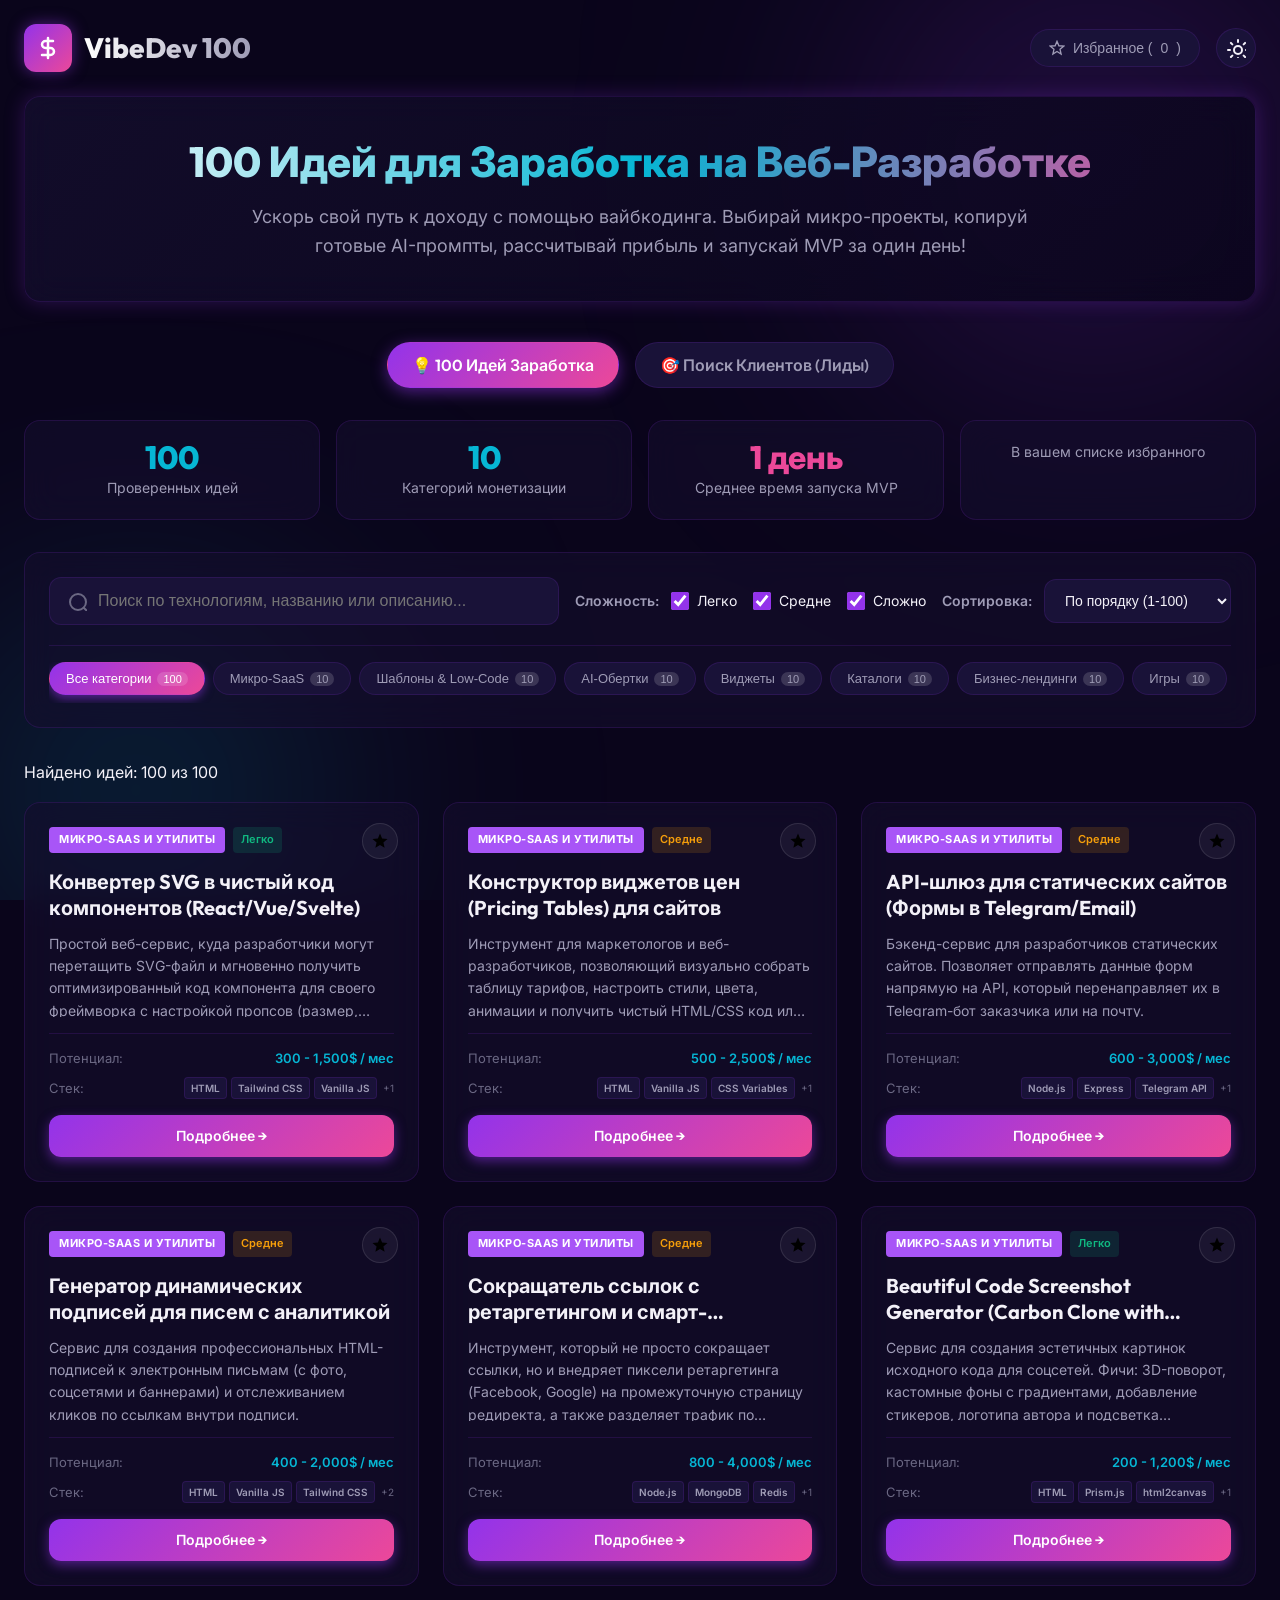
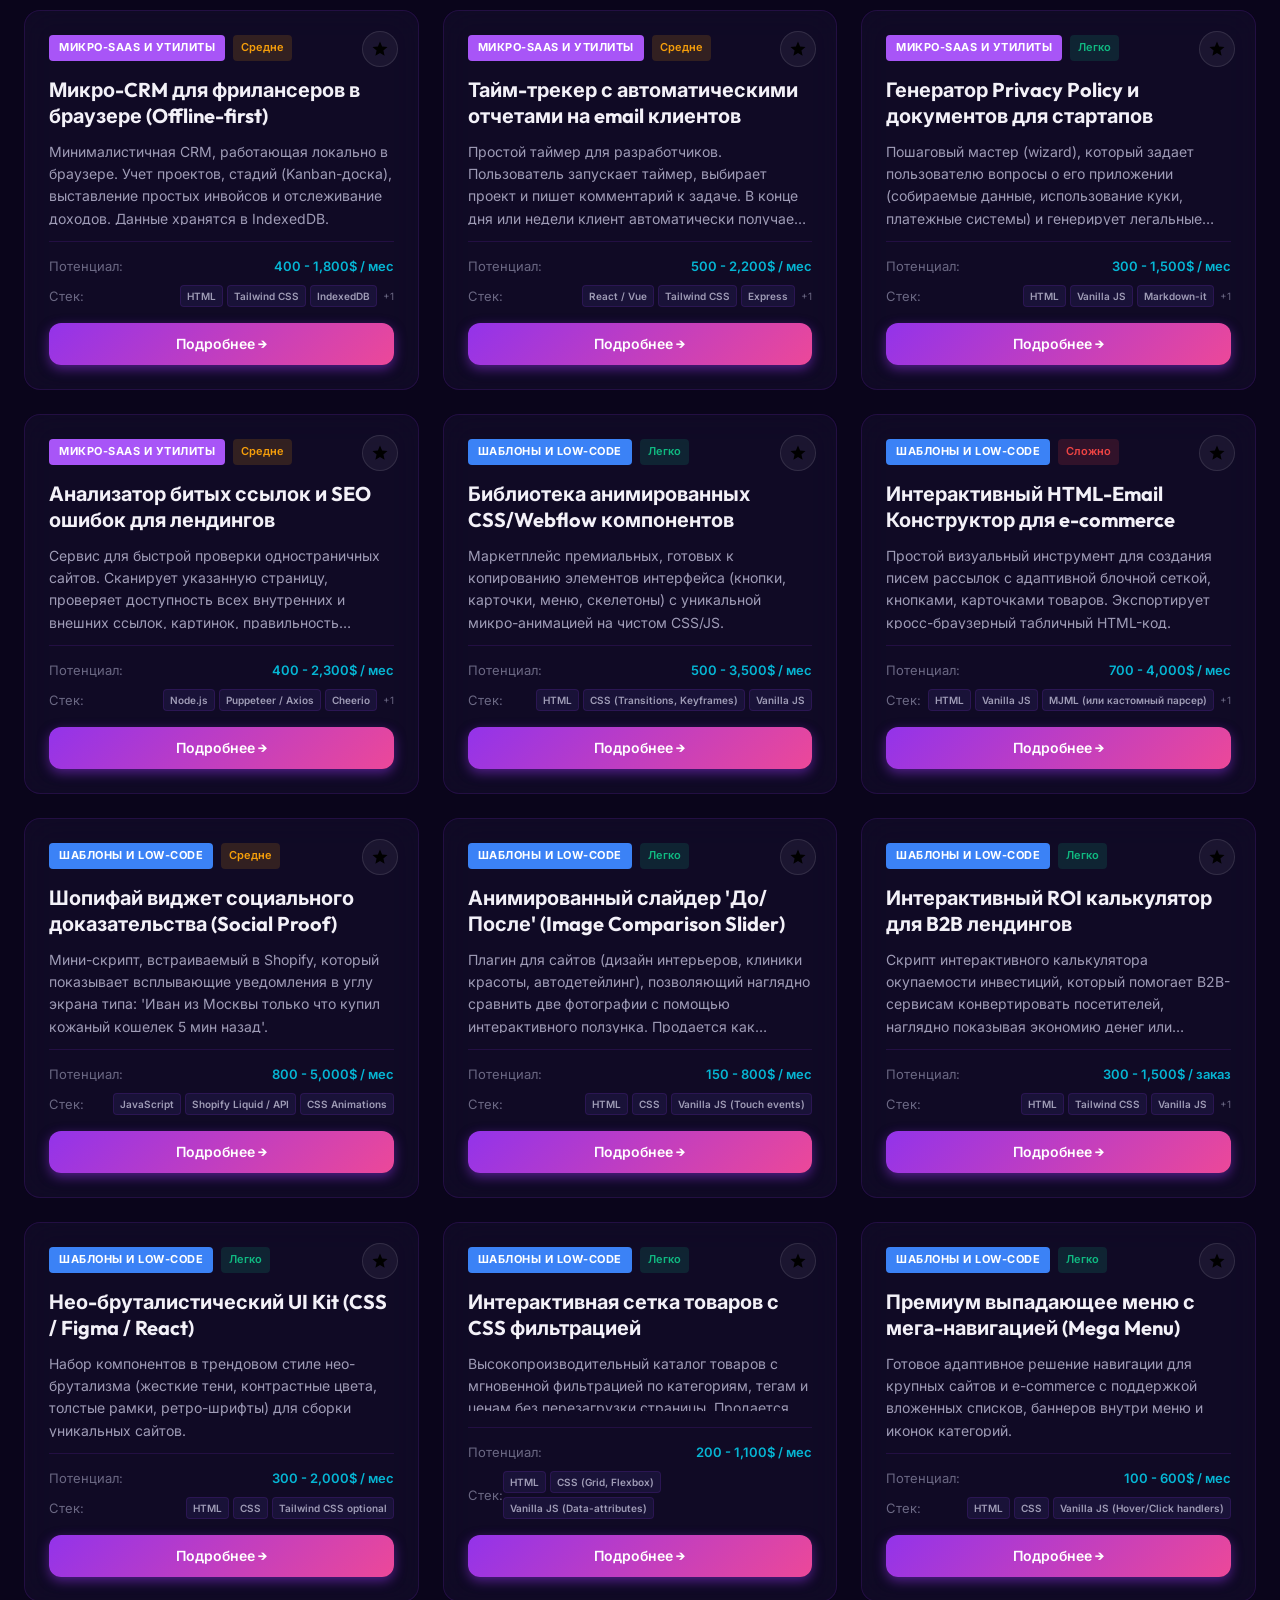
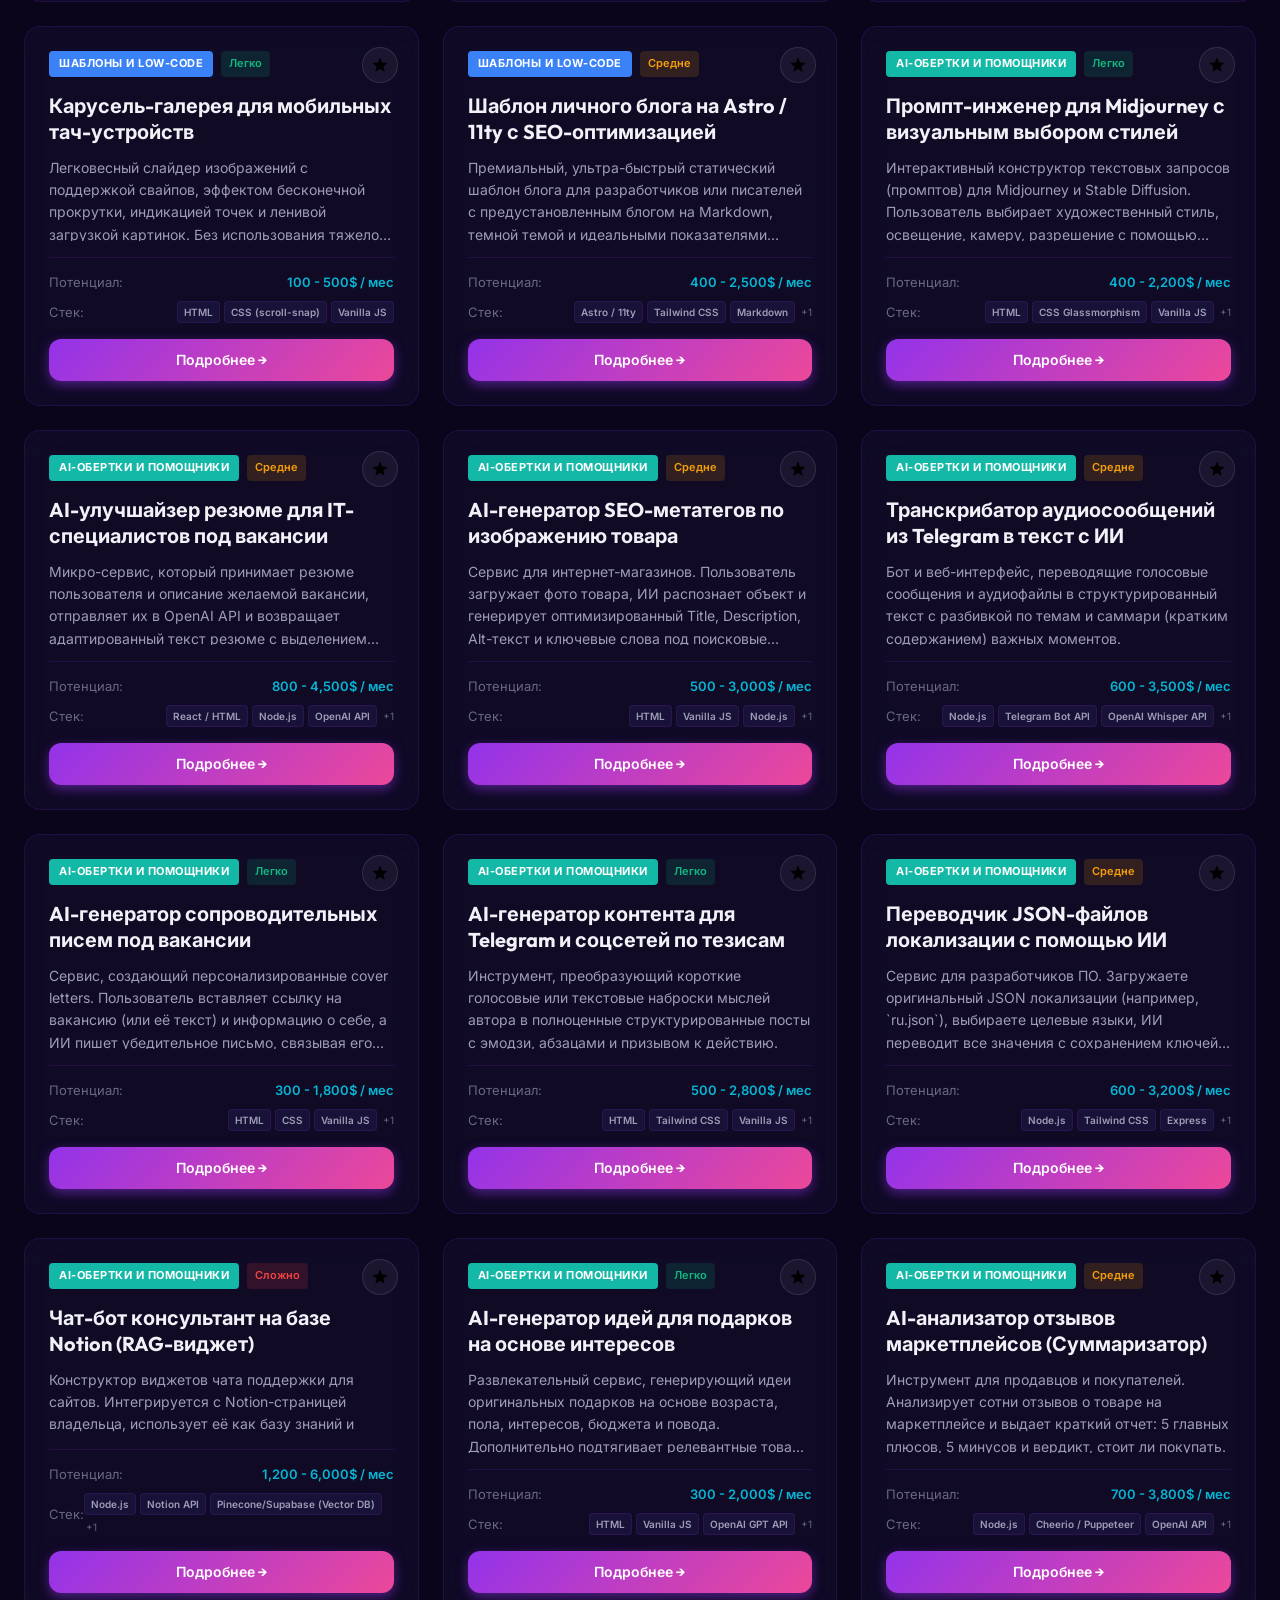
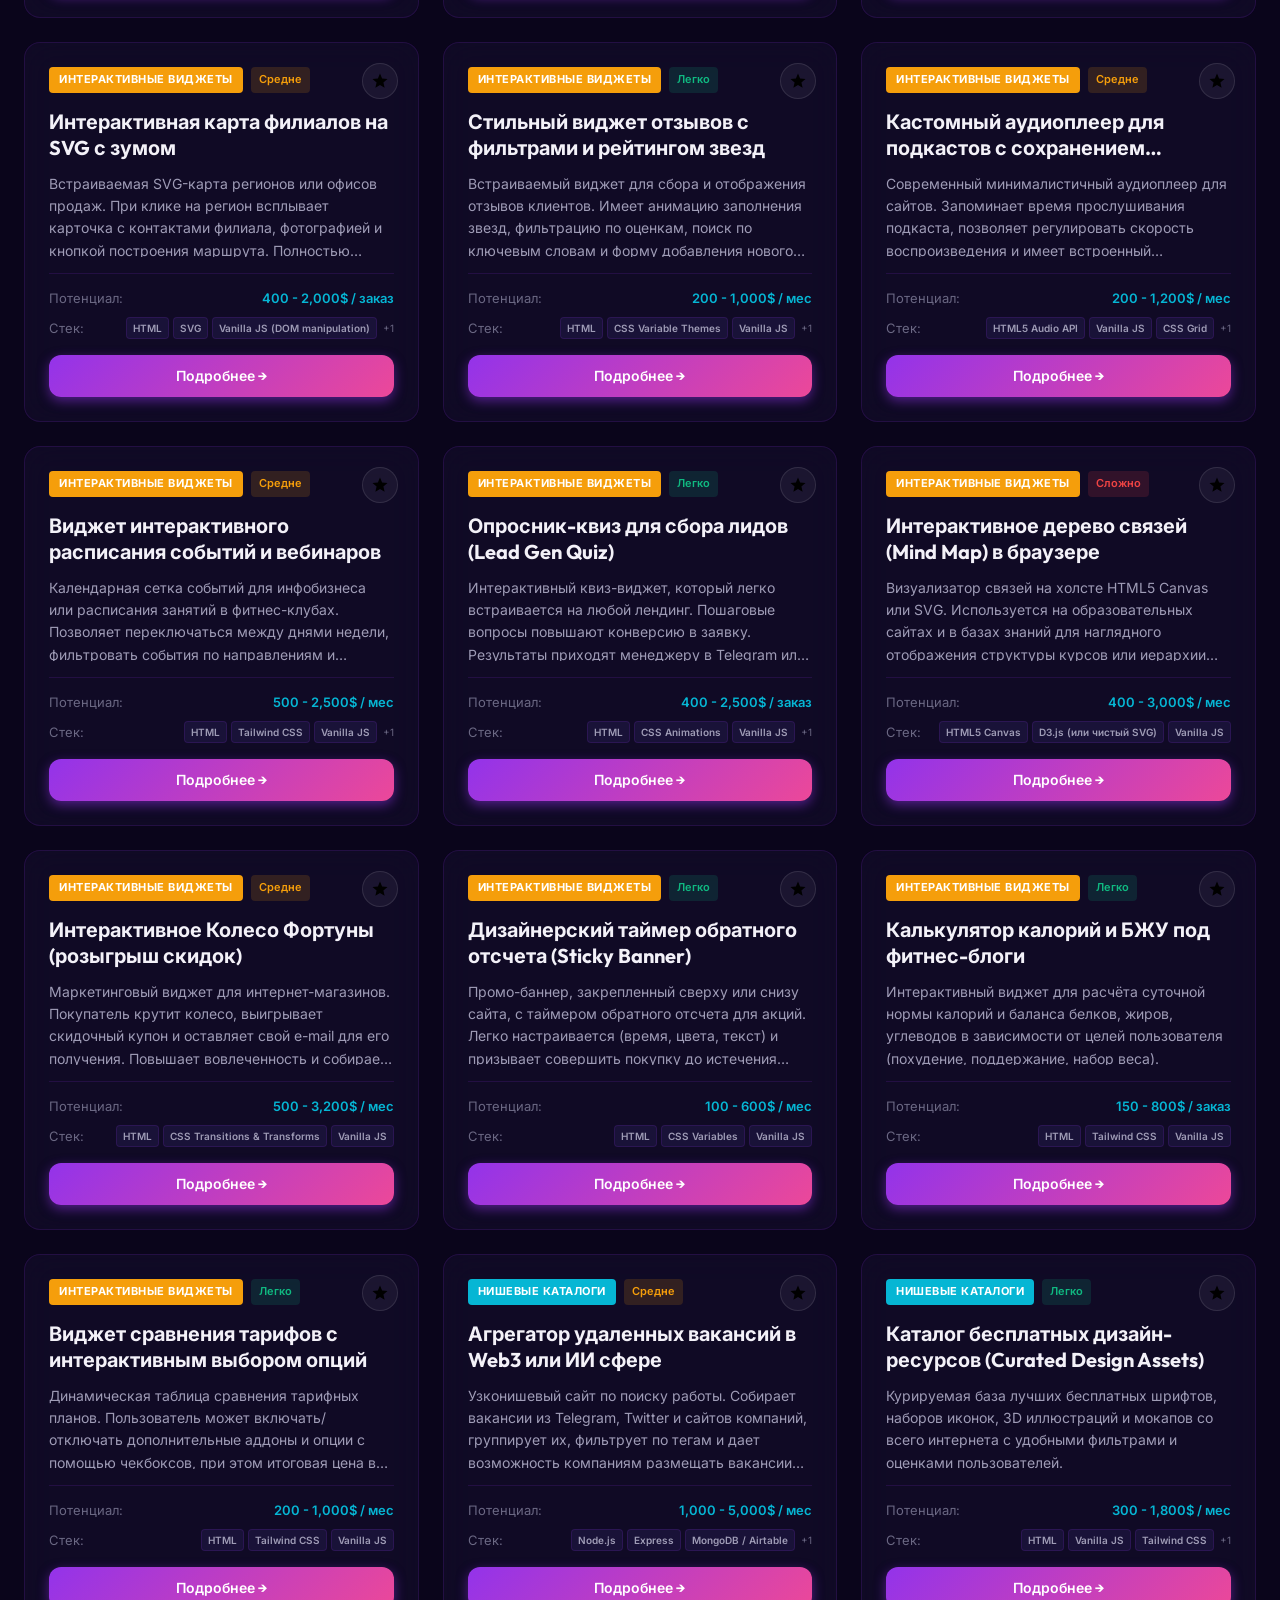
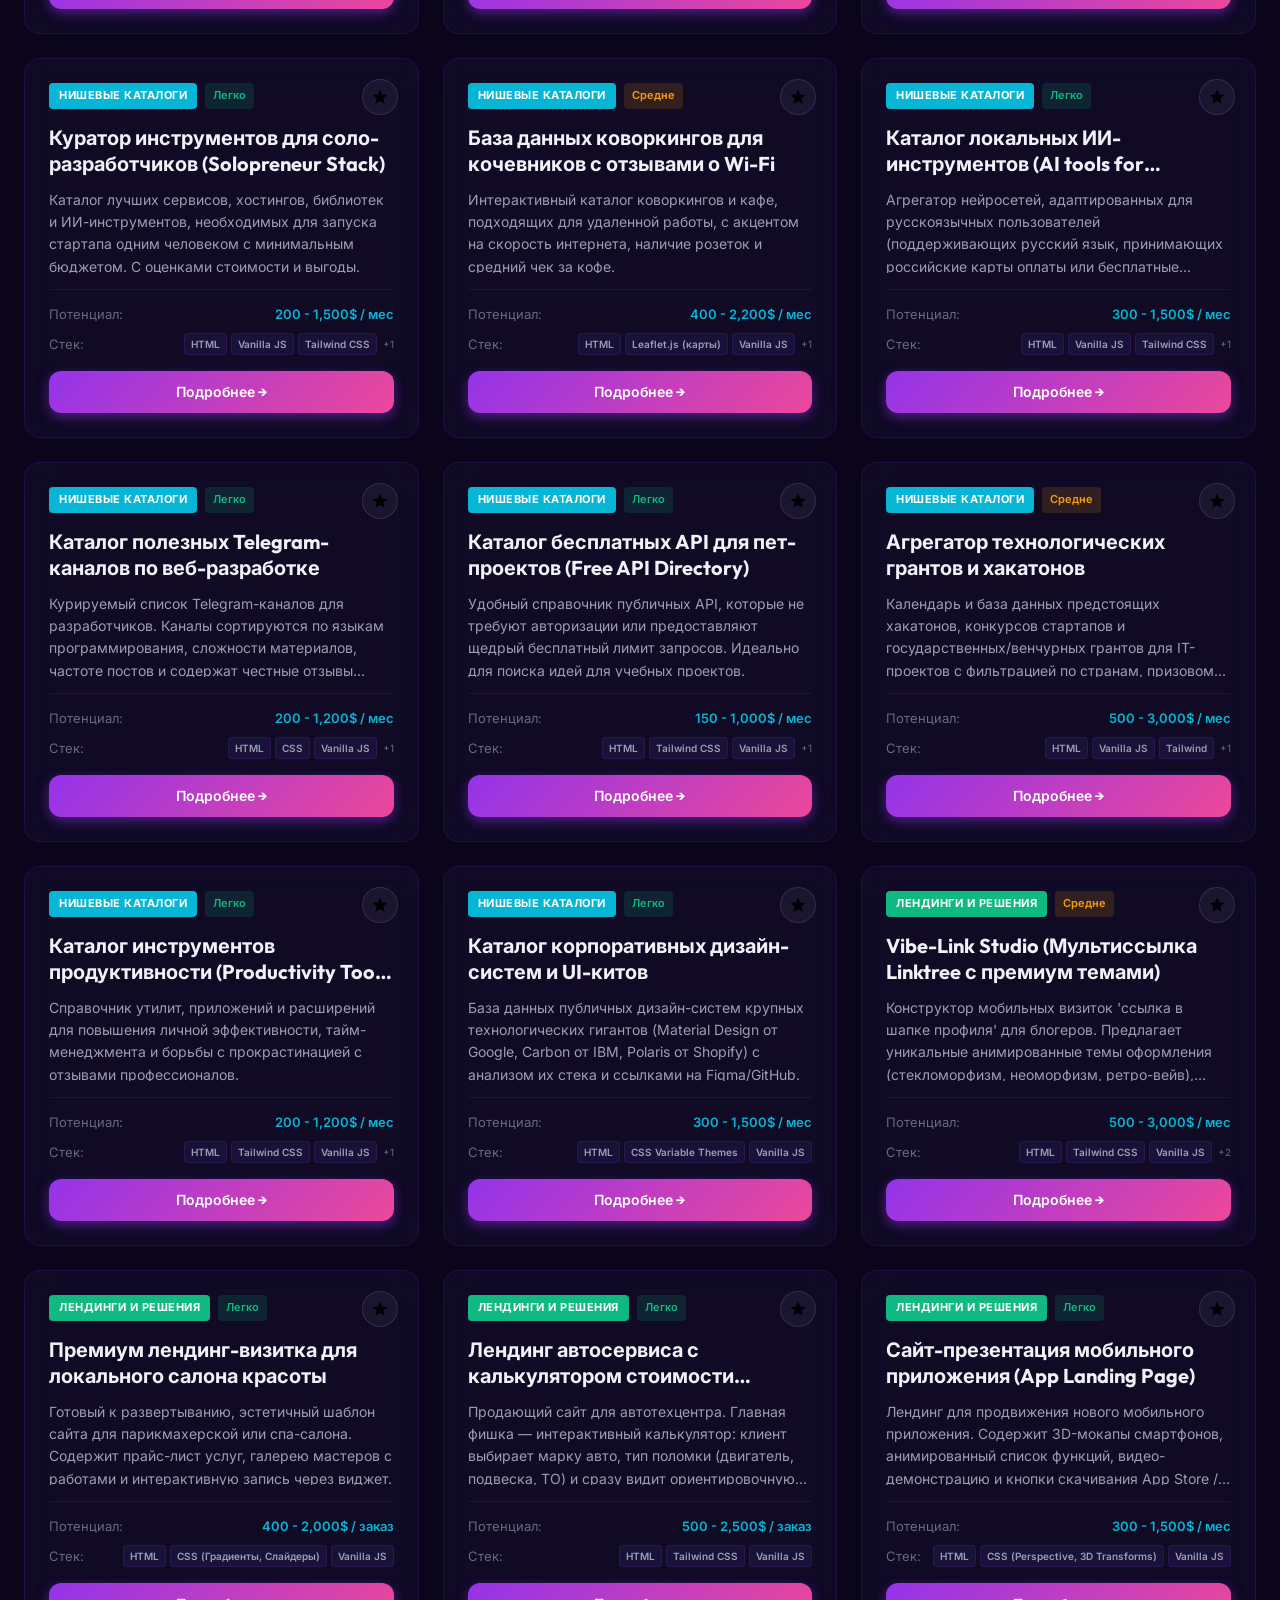
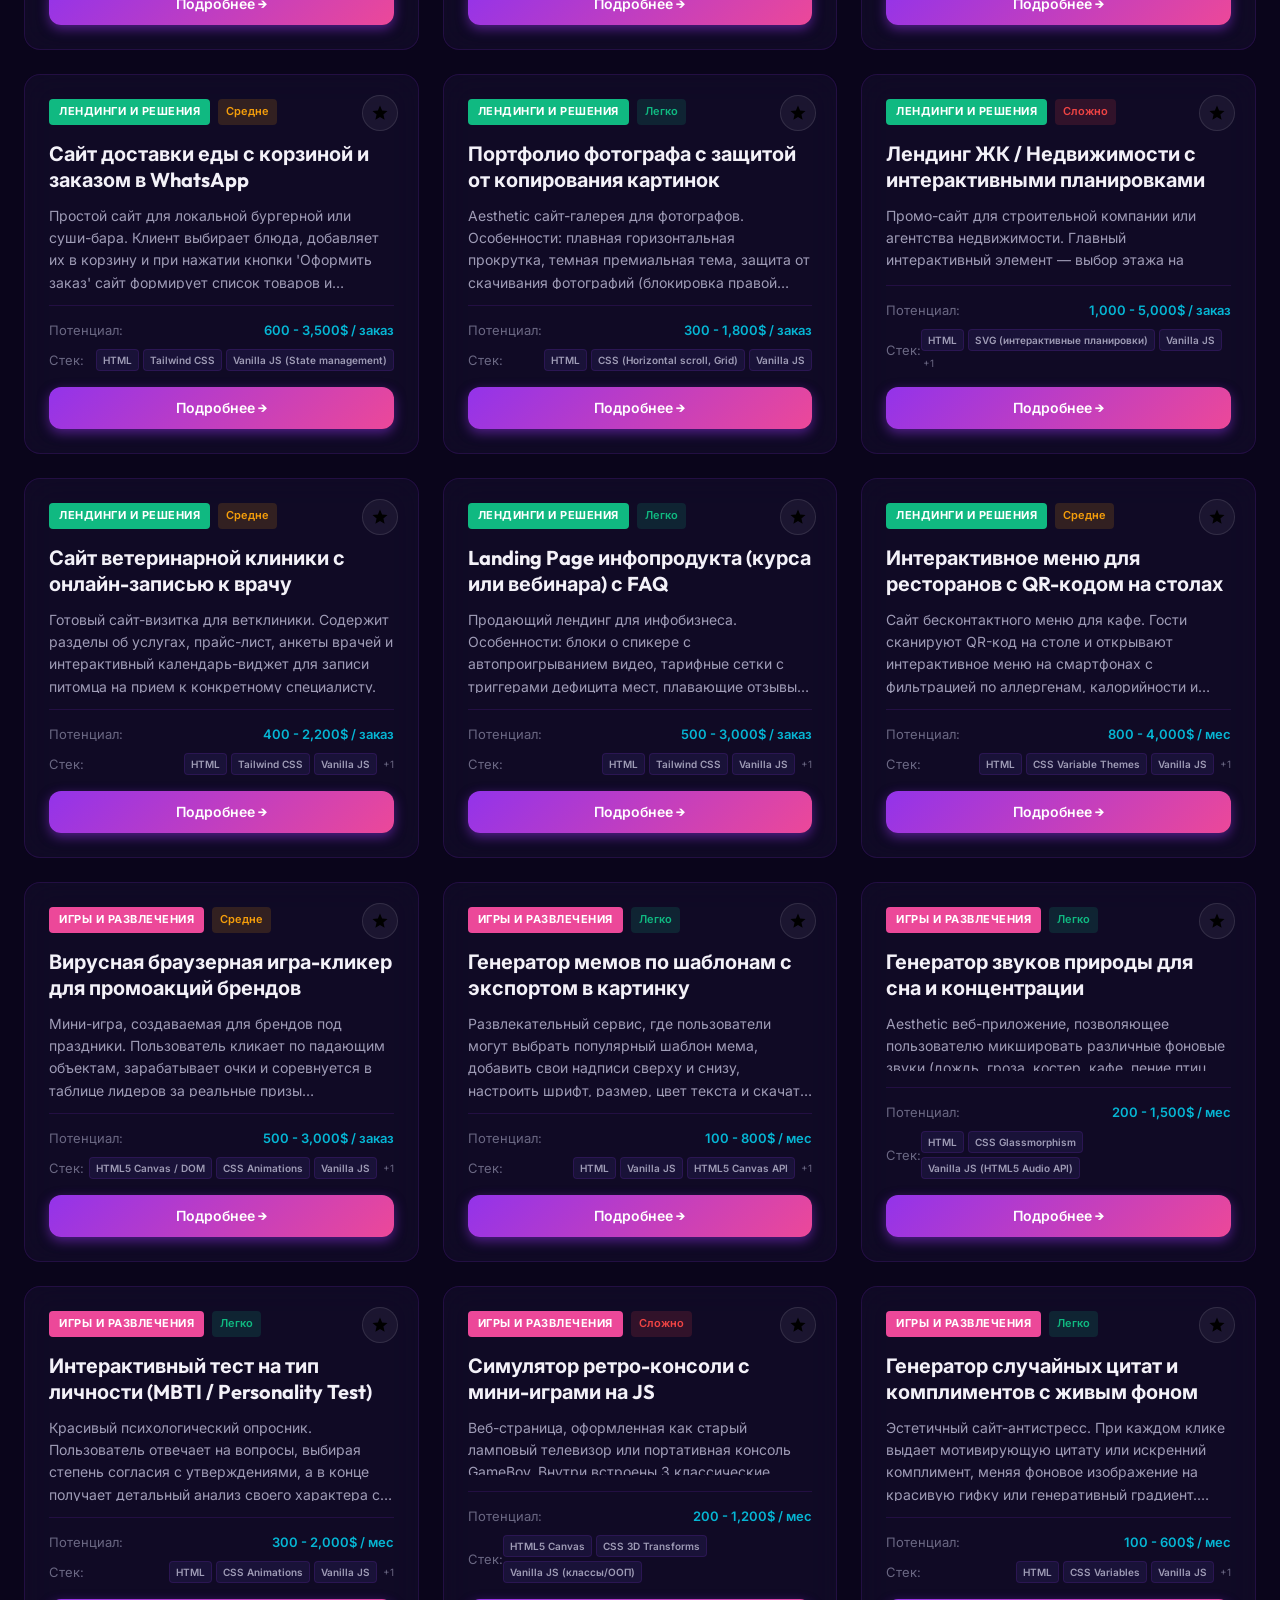
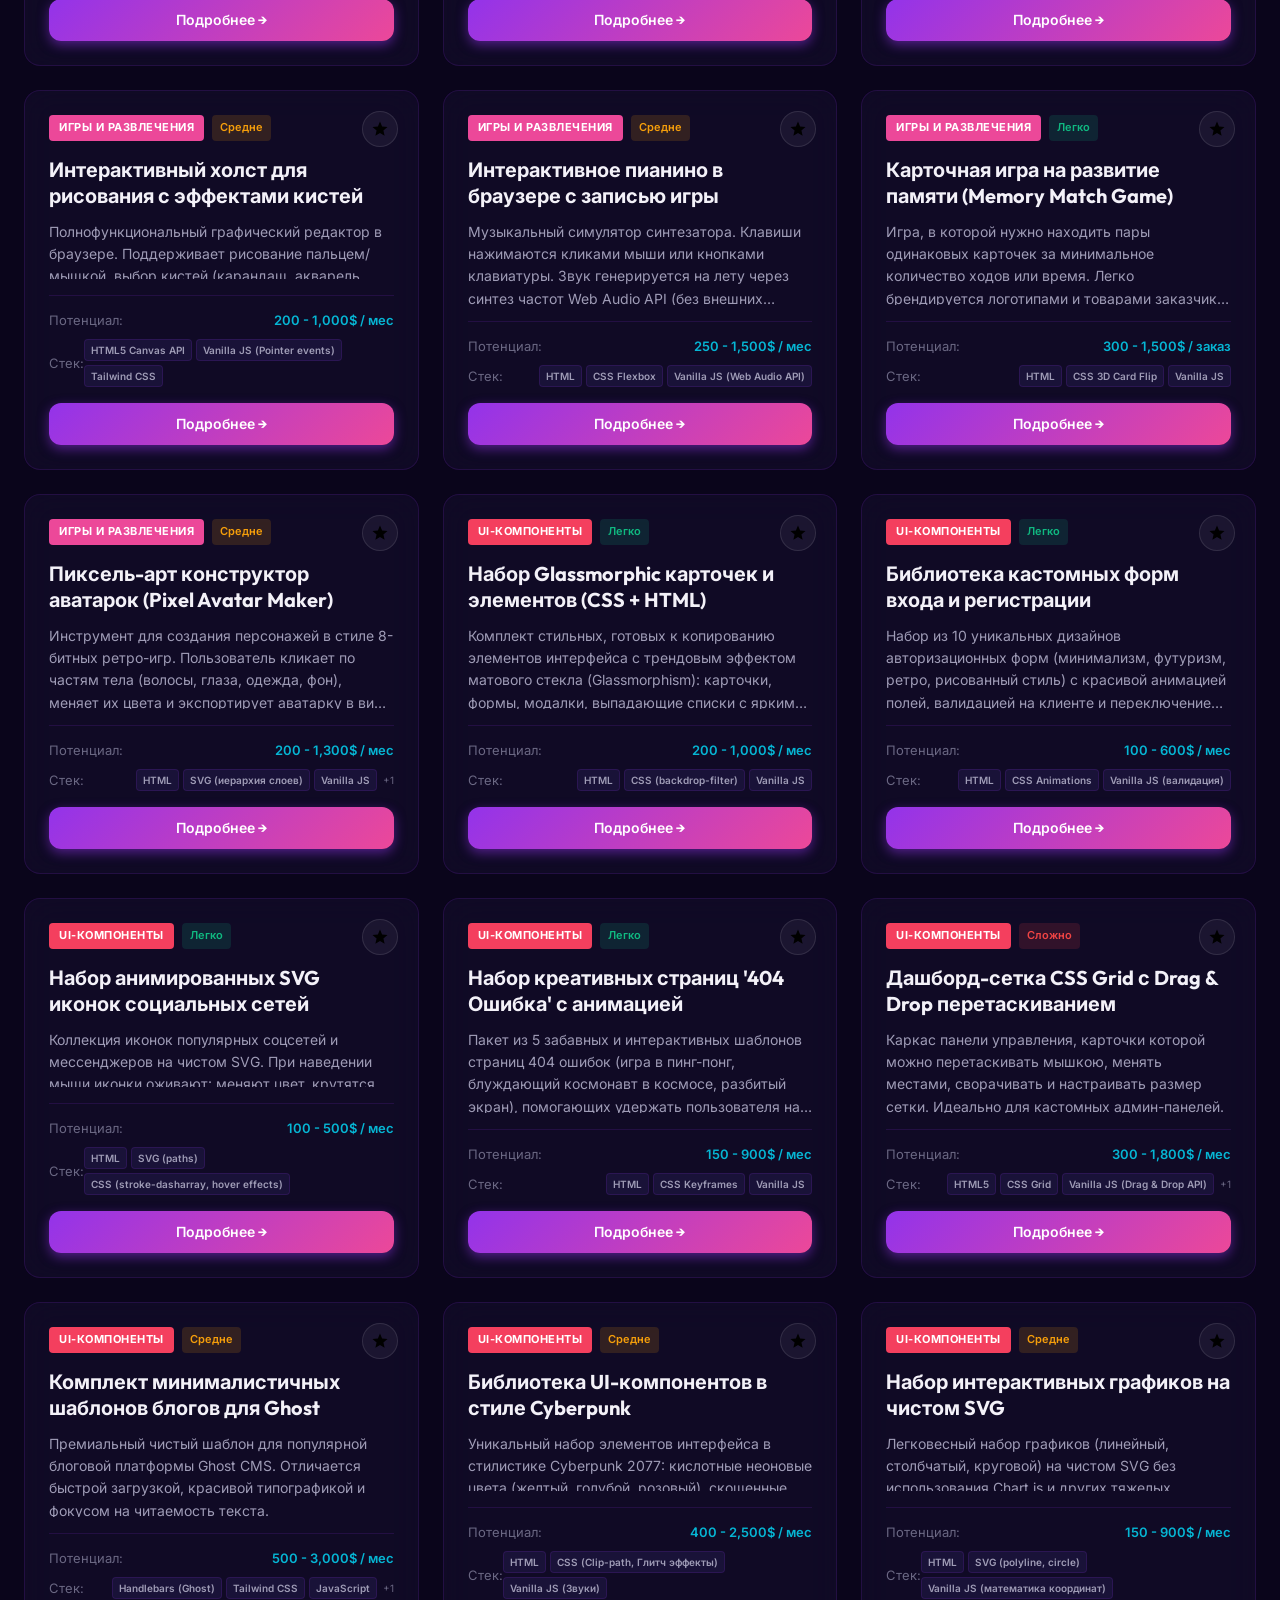
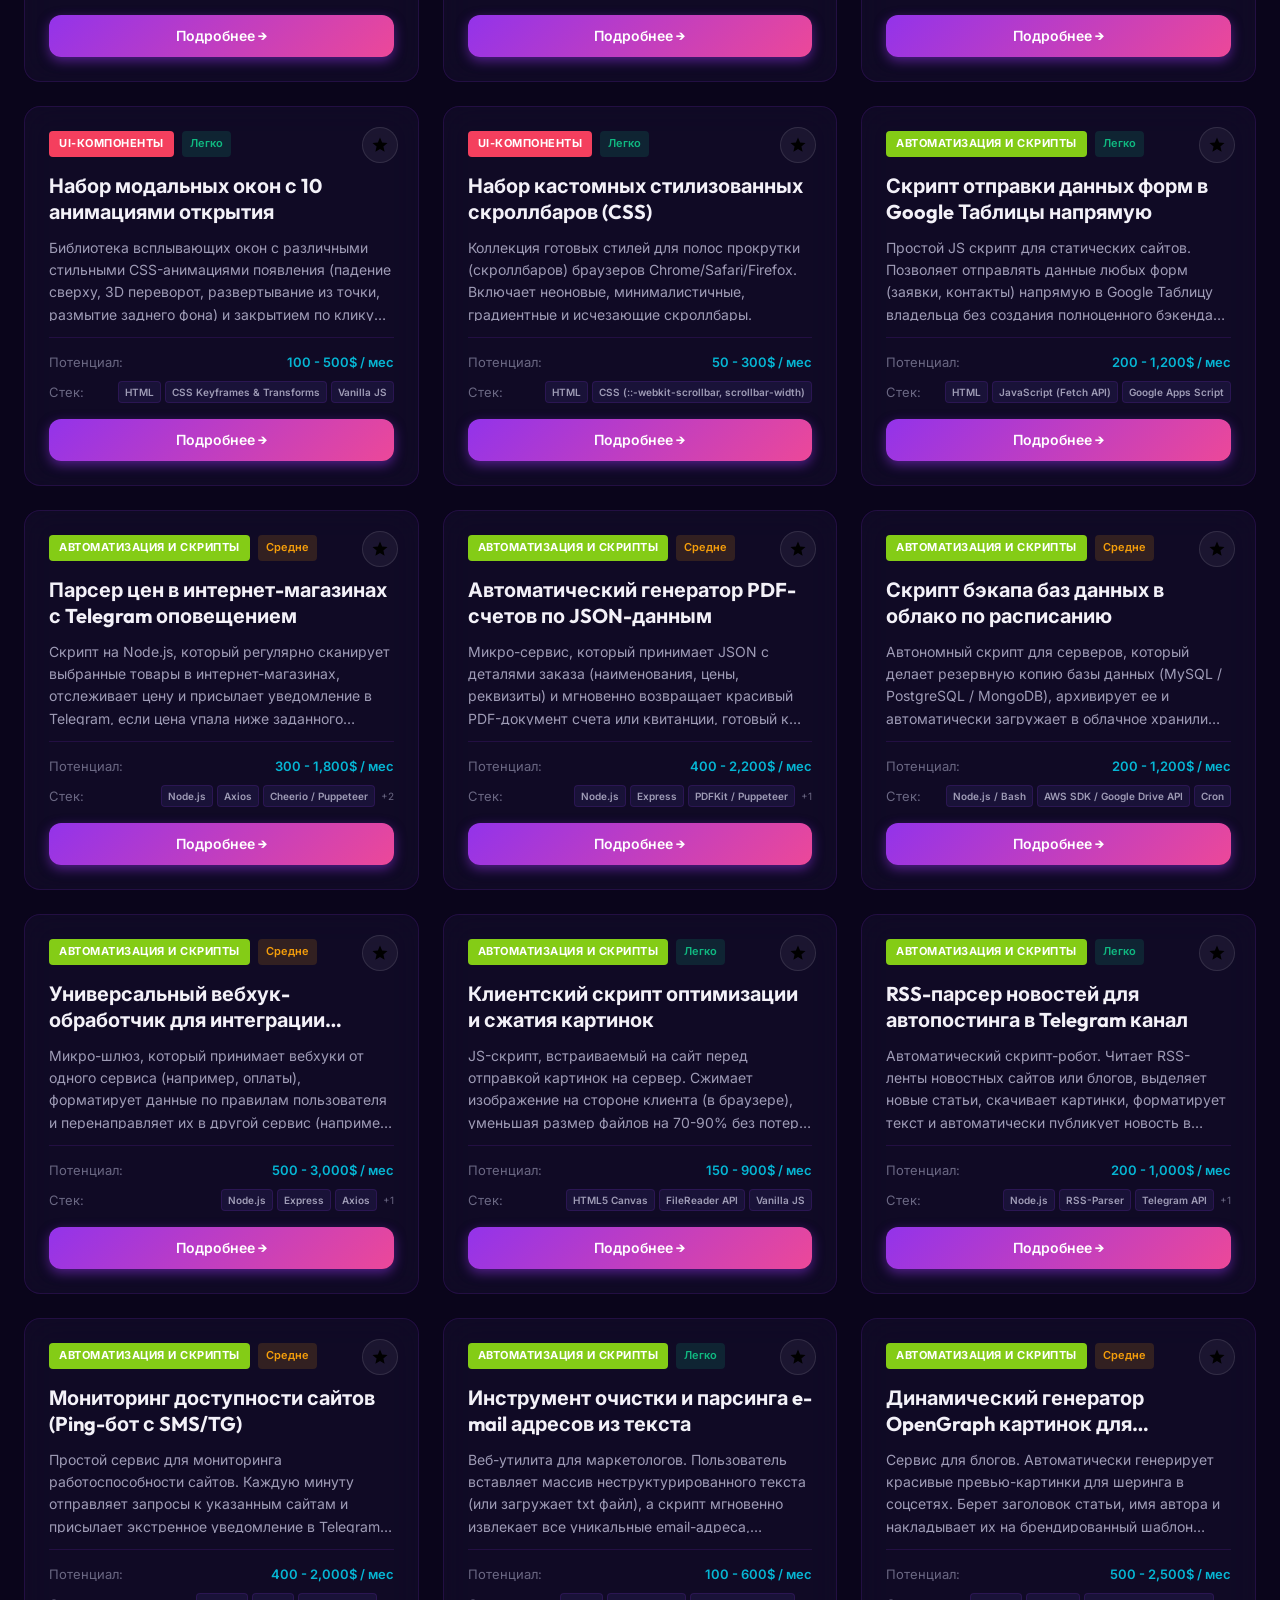
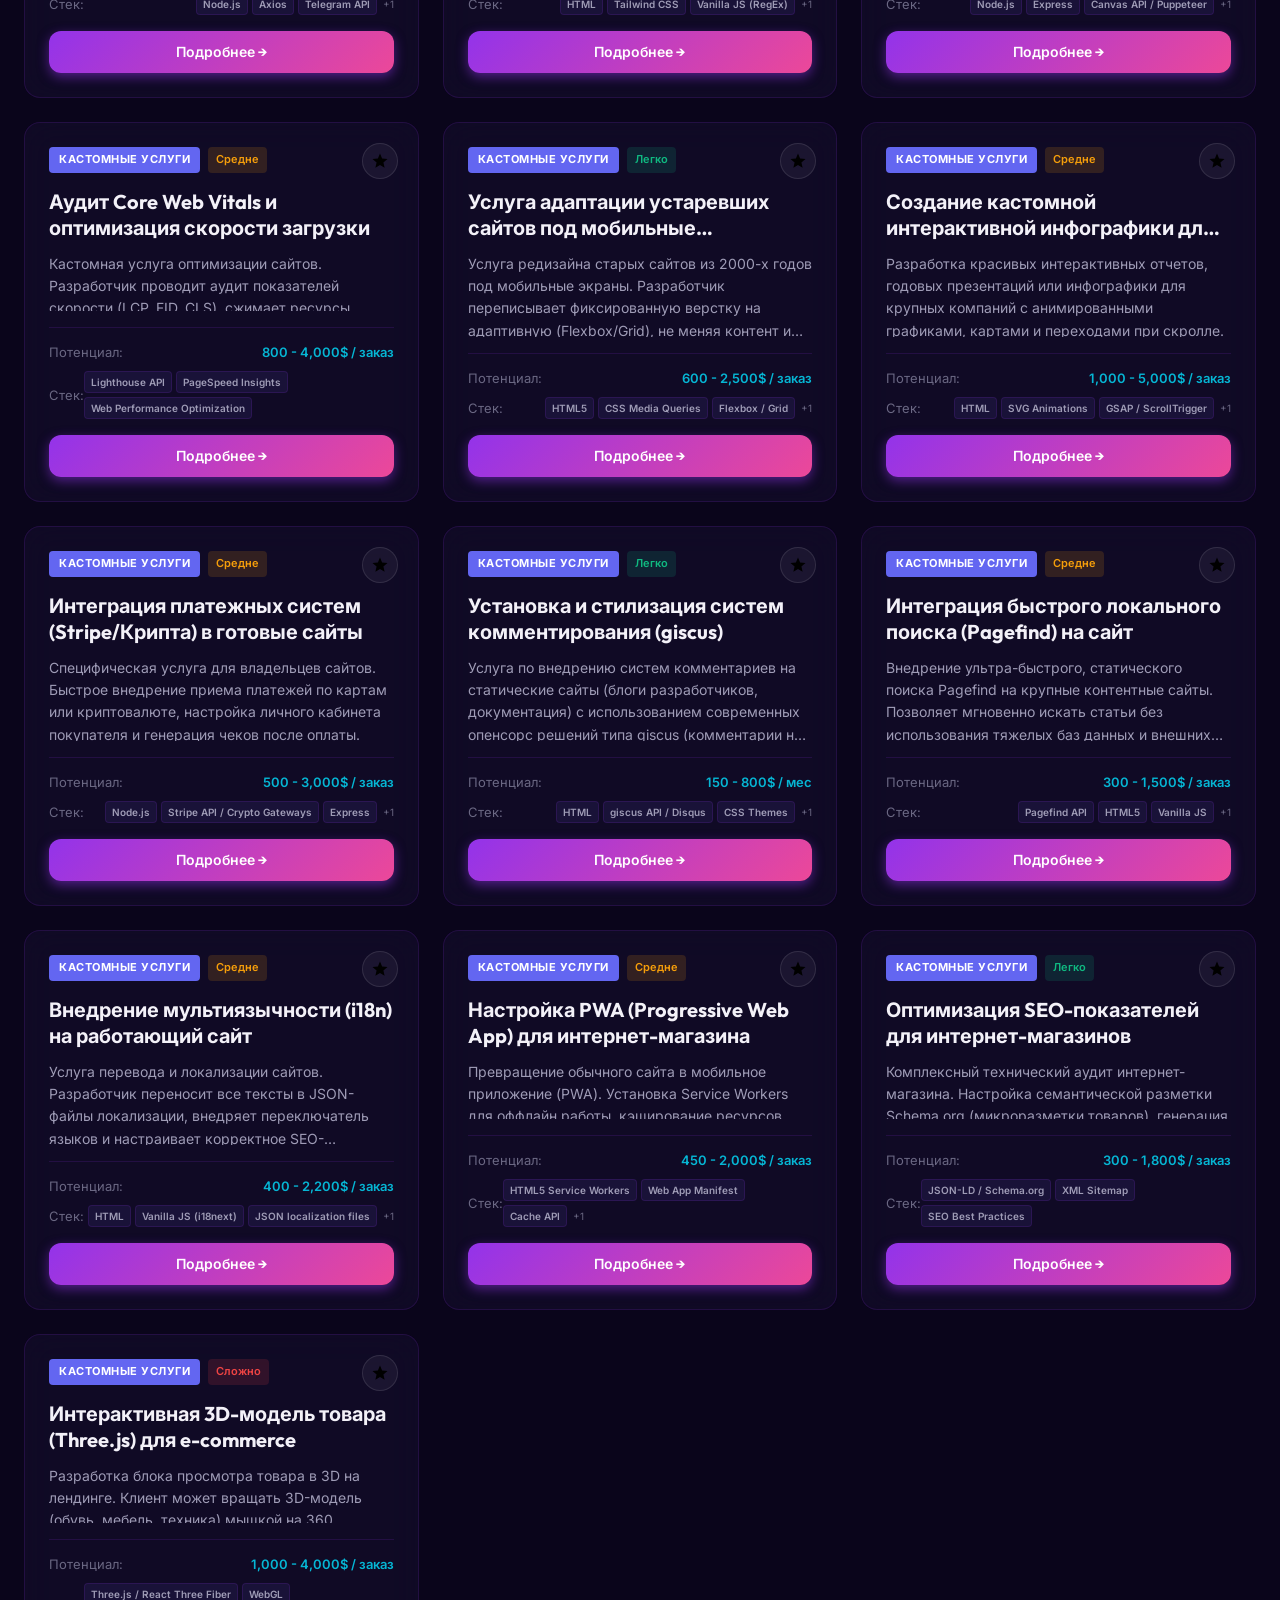
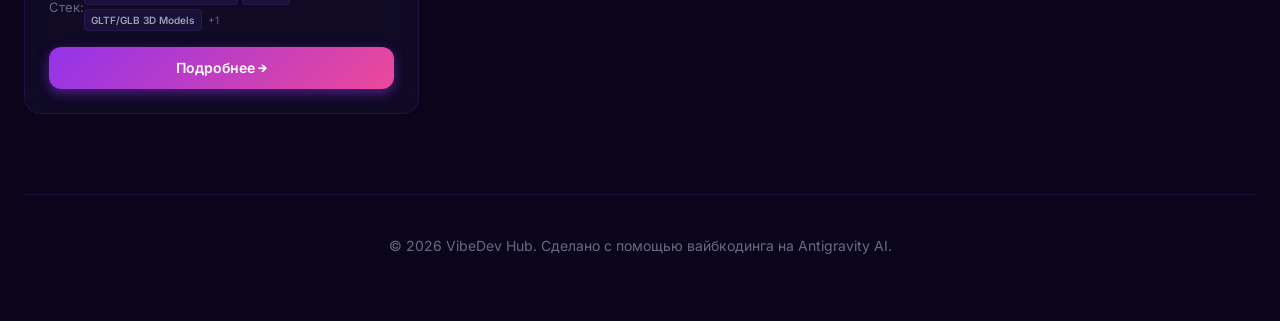
<file: index.html>
<!DOCTYPE html>
<html lang="ru" data-theme="dark">
<head>
  <meta charset="UTF-8">
  <meta name="viewport" content="width=device-width, initial-scale=1.0">
  <title>100 Идей для Заработка на Веб-Разработке с Вайбкодингом</title>
  <meta name="description" content="Интерактивная подборка из 100 прибыльных идей для веб-разработчиков, использующих AI-ассистенты и вайбкодинг. С готовыми промптами, гайдами и калькулятором доходов.">
  <link rel="stylesheet" href="styles.css">
</head>
<body>

  <!-- Фоновые светящиеся сферы -->
  <div class="bg-glow-blobs">
    <div class="blob blob-1"></div>
    <div class="blob blob-2"></div>
  </div>

  <div class="container">
    
    <!-- Шапка страницы -->
    <header>
      <div class="header-top">
        <div class="logo-container">
          <div class="logo-icon">
            <svg xmlns="http://www.w3.org/2000/svg" width="24" height="24" fill="none" stroke="currentColor" stroke-width="2.5" stroke-linecap="round" stroke-linejoin="round"><path d="M12 2v20M17 5H9.5a3.5 3.5 0 0 0 0 7h5a3.5 3.5 0 0 1 0 7H6"/></svg>
          </div>
          <span class="logo-text">VibeDev 100</span>
        </div>
        
        <div class="header-actions">
          <!-- Кнопка только сохраненных -->
          <button class="btn-toggle-saved" id="show-saved-toggle">
            <svg xmlns="http://www.w3.org/2000/svg" width="16" height="16" fill="none" stroke="currentColor" stroke-width="2" viewBox="0 0 24 24" class="btn-icon"><path d="M12 17.27L18.18 21l-1.64-7.03L22 9.24l-7.19-.61L12 2 9.19 8.63 2 9.24l5.46 4.73L5.82 21z"/></svg>
            Избранное (<span id="saved-count-tab">0</span>)
          </button>
          
          <!-- Переключатель темы -->
          <button class="theme-toggle" id="theme-toggle" aria-label="Сменить тему оформления">
            <svg xmlns="http://www.w3.org/2000/svg" width="20" height="20" fill="none" stroke="currentColor" stroke-width="2" stroke-linecap="round" stroke-linejoin="round" class="sun-icon"><circle cx="12" cy="12" r="4"/><path d="M12 2v2M12 20v2M4.93 4.93l1.41 1.41M17.66 17.66l1.41 1.41M2 12h2M20 12h2M6.34 17.66l-1.41 1.41M19.07 4.93l-1.41 1.41"/></svg>
          </button>
        </div>
      </div>
      
      <!-- Главный баннер -->
      <div class="hero">
        <h1 class="hero-title">100 Идей для Заработка на Веб-Разработке</h1>
        <p class="hero-subtitle">Ускорь свой путь к доходу с помощью вайбкодинга. Выбирай микро-проекты, копируй готовые AI-промпты, рассчитывай прибыль и запускай MVP за один день!</p>
      </div>
    </header>

    <!-- Вкладки навигации -->
    <div class="nav-tabs-container">
      <button class="nav-tab active" id="tab-ideas">💡 100 Идей Заработка</button>
      <button class="nav-tab" id="tab-leads">🎯 Поиск Клиентов (Лиды)</button>
    </div>

    <!-- Область идей (по умолчанию видимая) -->
    <div id="ideas-view">
      <!-- Сводная аналитика (Статистика) -->
      <section class="stats-grid">
      <div class="stat-card" id="stat-total-ideas">
        <div class="stat-val">100</div>
        <div class="stat-label">Проверенных идей</div>
      </div>
      <div class="stat-card" id="stat-categories">
        <div class="stat-val">10</div>
        <div class="stat-label">Категорий монетизации</div>
      </div>
      <div class="stat-card" id="stat-time-to-mvp">
        <div class="stat-val accent">1 день</div>
        <div class="stat-label">Среднее время запуска MVP</div>
      </div>
      <div class="stat-card" id="stat-saved-count">
        <div class="stat-val" id="saved-count-badge">0</div>
        <div class="stat-label">В вашем списке избранного</div>
      </div>
    </section>

    <!-- Раздел управления (Фильтры, Поиск) -->
    <section class="controls-panel">
      <div class="search-filter-row">
        <!-- Поиск -->
        <div class="search-box">
          <svg class="search-icon" xmlns="http://www.w3.org/2000/svg" width="20" height="20" fill="none" stroke="currentColor" stroke-width="2" stroke-linecap="round" stroke-linejoin="round"><circle cx="11" cy="11" r="8"/><path d="m21 21-4.3-4.3"/></svg>
          <input type="text" class="search-input" id="search-input" placeholder="Поиск по технологиям, названию или описанию...">
          <button class="clear-search-btn" id="clear-search" aria-label="Очистить поиск">&times;</button>
        </div>
        
        <!-- Сложность -->
        <div class="filter-group">
          <span class="filter-label">Сложность:</span>
          <div class="diff-filters">
            <label class="checkbox-label" id="label-diff-easy">
              <input type="checkbox" class="diff-checkbox" value="easy" checked id="checkbox-diff-easy">
              Легко
            </label>
            <label class="checkbox-label" id="label-diff-medium">
              <input type="checkbox" class="diff-checkbox" value="medium" checked id="checkbox-diff-medium">
              Средне
            </label>
            <label class="checkbox-label" id="label-diff-hard">
              <input type="checkbox" class="diff-checkbox" value="hard" checked id="checkbox-diff-hard">
              Сложно
            </label>
          </div>
        </div>

        <!-- Сортировка -->
        <div class="filter-group">
          <span class="filter-label">Сортировка:</span>
          <select class="select-box" id="sort-select" aria-label="Сортировка идей">
            <option value="id-asc">По порядку (1-100)</option>
            <option value="id-desc">В обратном порядке</option>
            <option value="title">По названию (А-Я)</option>
            <option value="difficulty">По сложности</option>
          </select>
        </div>
      </div>

      <!-- Категории (Чипсы фильтрации) -->
      <div class="category-filters-container">
        <div class="category-chips" id="category-filters">
          <!-- Рендерится динамически из JS -->
        </div>
      </div>
    </section>

    <!-- Сетка карточек -->
    <main class="ideas-grid-container">
      <div class="grid-header-info">
        <span id="count-stats">Найдено идей: 100</span>
      </div>
      
      <div class="ideas-grid" id="ideas-grid">
        <!-- Карточки рендерятся из JS -->
      </div>
    </div> <!-- Конец #ideas-view -->

    <!-- Область лидогенерации (скрытая по умолчанию) -->
    <div id="leads-view" style="display: none;">
      <section class="leads-hero">
        <h2 class="leads-title">🎯 Анализатор Веб-Присутствия & Генератор Клиентов</h2>
        <p class="leads-subtitle">Импортируйте файл <code>leads_to_contact.csv</code>, сгенерированный скрейпером Яндекс.Карт, чтобы увидеть заведения с отсутствующим или слабым сайтом, рассчитать потенциальный доход и получить готовые шаблоны для связи.</p>
      </section>

      <!-- Импорт файла и виджет скрейпера -->
      <section class="leads-upload-section" style="display: grid; grid-template-columns: 1.2fr 0.8fr; gap: 20px; margin-bottom: 30px;">
        <div class="file-upload-card" id="file-upload-card" style="margin-bottom: 0; height: 100%; display: flex; flex-direction: column; justify-content: center; align-items: center;">
          <input type="file" id="csv-file-input" accept=".csv" style="display: none;">
          <div class="upload-icon">
            <svg xmlns="http://www.w3.org/2000/svg" width="36" height="36" fill="none" stroke="currentColor" stroke-width="2" stroke-linecap="round" stroke-linejoin="round"><path d="M21 15v4a2 2 0 0 1-2 2H5a2 2 0 0 1-2-2V5a2 2 0 0 1 2-2h9"/><path d="m21 15-3.086-3.086a2 2 0 0 0-2.828 0L6 21"/><path d="M21 8h-6M18 5v6"/><circle cx="9" cy="9" r="1"/></svg>
          </div>
          <h3>Импортировать leads_to_contact.csv</h3>
          <p>Перетащите файл сюда или нажмите для выбора на компьютере</p>
          <div class="file-info" id="file-info" style="display: none;">
            <span class="file-name" id="file-name">filename.csv</span>
            <button class="btn-remove-file" id="btn-remove-file">&times;</button>
          </div>
        </div>

        <div class="scraper-control-card" style="background: var(--card-bg); border: 1px solid var(--card-border); border-radius: var(--border-radius-lg); padding: 22px; display: flex; flex-direction: column; justify-content: space-between;">
          <div>
            <h3 style="margin-top: 0; margin-bottom: 8px; font-size: 16px; color: var(--text-primary); display: flex; align-items: center; gap: 8px;">
              <span>🤖</span> Сборщик лидов Яндекс.Карт
            </h3>
            <p style="font-size: 12px; color: var(--text-secondary); margin-bottom: 12px; line-height: 1.4;">
              Запустите наш автономный Playwright-скрейпер локально для сбора свежих лидов в любом городе и нише.
            </p>
            <div style="background: rgba(0,0,0,0.25); border-radius: var(--border-radius-sm); padding: 10px 12px; font-family: monospace; font-size: 11px; color: var(--text-primary); border: 1px solid rgba(255,255,255,0.05); margin-bottom: 12px; position: relative; display: flex; align-items: center; justify-content: space-between;">
              <span><span style="color: var(--text-muted); user-select: none;">$</span> python yandex_scraper_no_key.py</span>
              <button class="btn-copy-code" id="btn-copy-scraper-cmd" style="background: var(--card-border); border: none; border-radius: 4px; color: var(--text-primary); padding: 3px 6px; font-size: 10px; cursor: pointer; transition: background 0.2s;">Копировать</button>
            </div>
            <div style="font-size: 11px; color: var(--text-secondary); line-height: 1.4;">
              <strong>Кастомизация:</strong> Измените <code>QUERY</code> в <code>yandex_scraper_no_key.py</code> на вашу тему (напр. <code>"салон красоты Казань"</code>).
            </div>
          </div>
          <div style="margin-top: 10px; font-size: 10px; color: var(--text-muted); display: flex; align-items: center; gap: 6px;">
            <span style="display:inline-block; width:6px; height:6px; background:var(--color-success); border-radius:50%;"></span> Скрипт готов к запуску в терминале
          </div>
        </div>
      </section>

      <!-- Основная рабочая область лидов -->
      <section class="leads-content-area" id="leads-content-area">
        
        <!-- Аналитика лидов -->
        <div class="leads-stats-grid">
          <div class="lead-stat-card">
            <div class="lead-stat-val" id="lead-stat-total">0</div>
            <div class="lead-stat-label">Всего проанализировано</div>
          </div>
          <div class="lead-stat-card border-high">
            <div class="lead-stat-val text-high" id="lead-stat-high">0</div>
            <div class="lead-stat-label">Высокий приоритет (Нет сайта)</div>
          </div>
          <div class="lead-stat-card border-medium">
            <div class="lead-stat-val text-medium" id="lead-stat-medium">0</div>
            <div class="lead-stat-label">Средний приоритет (VK/Конструктор)</div>
          </div>
          <div class="lead-stat-card border-accent">
            <div class="lead-stat-val text-accent" id="lead-stat-mrr">0 ₽</div>
            <div class="lead-stat-label">Потенциальный доход (фикс)</div>
          </div>
        </div>

        <!-- Поиск и фильтры лидов -->
        <div class="leads-filter-bar">
          <div class="leads-search-box">
            <svg class="search-icon" xmlns="http://www.w3.org/2000/svg" width="18" height="18" fill="none" stroke="currentColor" stroke-width="2" stroke-linecap="round" stroke-linejoin="round"><circle cx="11" cy="11" r="8"/><path d="m21 21-4.3-4.3"/></svg>
            <input type="text" id="leads-search-input" placeholder="Поиск лидов по названию или адресу...">
          </div>
          <div class="leads-filter-groups">
            <select class="select-box" id="leads-priority-filter" aria-label="Фильтр по приоритету">
              <option value="all">Все приоритеты</option>
              <option value="high">Высокий (Нет сайта / Соцсеть)</option>
              <option value="medium">Средний (Шаблон/Конструктор)</option>
            </select>
          </div>
        </div>

        <!-- Таблица лидов -->
        <div class="leads-table-wrapper">
          <table class="leads-table" id="leads-table" style="display: none;">
            <thead>
              <tr>
                <th>Название заведения</th>
                <th>Адрес</th>
                <th>Текущий сайт / Сеть</th>
                <th>Статус лида</th>
                <th>Решение & Коммерческое предложение</th>
              </tr>
            </thead>
            <tbody id="leads-table-body">
              <!-- Рендерится из JS -->
            </tbody>
          </table>
          
          <div class="empty-leads-state" id="empty-leads-state">
            <div class="empty-icon">🎯</div>
            <h3>Список лидов пуст</h3>
            <p>Загрузите файл <code>leads_to_contact.csv</code> или выберите одну из демонстрационных баз заведений Казани:</p>
            <div style="display: flex; gap: 12px; justify-content: center; margin-top: 15px; flex-wrap: wrap;">
              <button class="btn btn-secondary" id="btn-load-demo-leads">🚗 Демо: Автосервисы</button>
              <button class="btn btn-primary" id="btn-load-beauty-leads">💅 Демо: Салоны красоты</button>
            </div>
          </div>
        </div>
      </section>
    </div>

    <!-- Подвал -->
    <footer>
      <p>&copy; 2026 VibeDev Hub. Сделано с помощью вайбкодинга на Antigravity AI.</p>
    </footer>
  </div>

  <!-- ДЕТАЛЬНОЕ СЛАЙД-ОКНО (МОДАЛКА) -->
  <div class="modal-overlay" id="details-modal">
    <div class="modal-drawer" id="modal-drawer-container">
      
      <!-- Хедер модалки -->
      <div class="modal-header-row">
        <div class="modal-header-left">
          <div class="modal-badges">
            <div id="modal-category"><!-- Категория --></div>
            <div id="modal-diff"><!-- Сложность --></div>
          </div>
          <h2 id="modal-title">Название идеи</h2>
        </div>
        <button class="close-modal" aria-label="Закрыть подробности" id="modal-close-btn">&times;</button>
      </div>

      <!-- Характеристики -->
      <div class="modal-stat-bar">
        <div class="modal-stat-item">
          <span class="modal-stat-lbl">Доходный потенциал</span>
          <span class="modal-stat-val revenue" id="modal-potential">300$ - 1500$ / мес</span>
        </div>
        <div class="modal-stat-item">
          <span class="modal-stat-lbl">Рекомендуемый Стек</span>
          <div class="tech-tags" id="modal-tech-stack" style="margin-top: 4px;">
            <!-- Стек -->
          </div>
        </div>
      </div>

      <!-- Описание -->
      <div class="modal-section">
        <h3 class="modal-section-title">О проекте</h3>
        <p class="modal-desc-p" id="modal-desc">Подробное описание...</p>
      </div>

      <!-- Ключевые фичи MVP -->
      <div class="modal-section">
        <h3 class="modal-section-title">Ключевой функционал MVP</h3>
        <ul class="features-list" id="modal-features">
          <!-- Фичи -->
        </ul>
      </div>

      <!-- Калькулятор доходов -->
      <div class="modal-section">
        <h3 class="modal-section-title">Калькулятор окупаемости</h3>
        <div class="calc-widget">
          <div class="calc-row">
            <div class="calc-slider-header">
              <span class="calc-lbl">Трафик (посетителей в месяц)</span>
              <span class="calc-val" id="value-traffic">5 000</span>
            </div>
            <input type="range" class="calc-slider" id="slider-traffic" min="500" max="50000" step="500" value="5000" aria-label="Трафик">
          </div>
          
          <div class="calc-row">
            <div class="calc-slider-header">
              <span class="calc-lbl">Конверсия в покупку / подписку</span>
              <span class="calc-val" id="value-conversion">1.5%</span>
            </div>
            <input type="range" class="calc-slider" id="slider-conversion" min="0.1" max="10" step="0.1" value="1.5" aria-label="Конверсия">
          </div>

          <div class="calc-row">
            <div class="calc-slider-header">
              <span class="calc-lbl">Средний чек (в USD)</span>
              <span class="calc-val" id="value-price">$10</span>
            </div>
            <input type="range" class="calc-slider" id="slider-price" min="1" max="1000" step="1" value="10" aria-label="Средний чек">
          </div>

          <div class="calc-result-box">
            <div class="calc-result-lbl">Расчетный ежемесячный доход (MRR)</div>
            <div class="calc-result-val" id="calculated-revenue-value">$750 / мес</div>
          </div>
        </div>
      </div>

      <!-- Гайд по реализации -->
      <div class="modal-section">
        <h3 class="modal-section-title">Пошаговый план разработки</h3>
        <div id="modal-guide">
          <!-- Гайд -->
        </div>
      </div>

      <!-- Промпт для вайбкодинга -->
      <div class="modal-section">
        <h3 class="modal-section-title">Промпт для AI (Cursor / Claude)</h3>
        <div class="prompt-box">
          <textarea class="prompt-textarea" id="modal-prompt-text" readonly aria-label="Промпт для ИИ"></textarea>
          <div class="prompt-actions">
            <button class="btn btn-primary" id="copy-prompt-btn">
              <svg xmlns="http://www.w3.org/2000/svg" width="16" height="16" fill="none" stroke="currentColor" stroke-width="2" stroke-linecap="round" stroke-linejoin="round" class="btn-icon"><rect width="14" height="14" x="8" y="8" rx="2" ry="2"/><path d="M4 16c-1.1 0-2-.9-2-2V4c0-1.1.9-2 2-2h10c1.1 0 2 .9 2 2"/></svg>
              Копировать промпт
            </button>
          </div>
        </div>
      </div>

      <!-- Кнопки действий -->
      <div class="modal-actions-row">
        <button class="btn btn-secondary" id="modal-bookmark-action">
          Сохранить в избранное
        </button>
      </div>

    </div>
  </div>

  <script src="app.js"></script>
  
  <!-- Скрипт переключения темы -->
  <script id="theme-script">
    document.addEventListener("DOMContentLoaded", () => {
      const themeToggle = document.getElementById("theme-toggle");
      
      function updateThemeIcon(theme) {
        if (theme === "light") {
          themeToggle.innerHTML = `
            <svg xmlns="http://www.w3.org/2000/svg" width="20" height="20" fill="none" stroke="currentColor" stroke-width="2" stroke-linecap="round" stroke-linejoin="round" class="moon-icon"><path d="M12 3a6 6 0 0 0 9 9 9 9 0 1 1-9-9Z"/></svg>
          `;
        } else {
          themeToggle.innerHTML = `
            <svg xmlns="http://www.w3.org/2000/svg" width="20" height="20" fill="none" stroke="currentColor" stroke-width="2" stroke-linecap="round" stroke-linejoin="round" class="sun-icon"><circle cx="12" cy="12" r="4"/><path d="M12 2v2M12 20v2M4.93 4.93l1.41 1.41M17.66 17.66l1.41 1.41M2 12h2M20 12h2M6.34 17.66l-1.41 1.41M19.07 4.93l-1.41 1.41"/></svg>
          `;
        }
      }

      themeToggle.addEventListener("click", () => {
        const currentTheme = document.documentElement.getAttribute("data-theme");
        const newTheme = currentTheme === "light" ? "dark" : "light";
        document.documentElement.setAttribute("data-theme", newTheme);
        localStorage.setItem("vibe-theme", newTheme);
        updateThemeIcon(newTheme);
      });

      // Инициализация при загрузке
      const savedTheme = localStorage.getItem("vibe-theme") || "dark";
      document.documentElement.setAttribute("data-theme", savedTheme);
      updateThemeIcon(savedTheme);
    });
  </script>
</body>
</html>
</file>
<file: styles.css>
/* 
 * Vibe Coding Monetization Hub - Premium Design System Stylesheet
 */

@import url('https://fonts.googleapis.com/css2?family=Inter:wght@300;400;500;600;700&family=Outfit:wght@400;500;600;700;800&display=swap');

/* --- CUSTOM PROPERTIES (DARK MODE BY DEFAULT) --- */
:root {
  /* Color Palette */
  --bg-primary: #0a051b;
  --bg-secondary: #120c2a;
  --bg-tertiary: #191238;
  
  --card-bg: rgba(20, 14, 46, 0.6);
  --card-border: rgba(147, 51, 234, 0.15);
  --card-border-hover: rgba(147, 51, 234, 0.4);
  
  --text-primary: #f3f1f8;
  --text-secondary: #9f9cb6;
  --text-muted: #6b6883;
  
  --color-primary: #9333ea;     /* Purple */
  --color-primary-glow: rgba(147, 51, 234, 0.5);
  --color-secondary: #06b6d4;   /* Cyan */
  --color-secondary-glow: rgba(6, 182, 212, 0.5);
  --color-accent: #ec4899;      /* Pink */
  --color-accent-glow: rgba(236, 72, 153, 0.5);
  
  --success: #10b981;
  --warning: #f59e0b;
  --danger: #ef4444;
  
  /* Badges */
  --badge-saas: #a855f7;
  --badge-template: #3b82f6;
  --badge-ai: #14b8a6;
  --badge-widget: #f59e0b;
  --badge-directory: #06b6d4;
  --badge-business: #10b981;
  --badge-game: #ec4899;
  --badge-component: #f43f5e;
  --badge-automation: #84cc16;
  --badge-service: #6366f1;

  /* Typography */
  --font-header: 'Outfit', 'Inter', sans-serif;
  --font-body: 'Inter', sans-serif;
  
  /* Shadows & Blur */
  --glow-shadow: 0 0 20px rgba(147, 51, 234, 0.25);
  --glass-blur: blur(16px);
  --transition-smooth: all 0.3s cubic-bezier(0.4, 0, 0.2, 1);
  --border-radius: 16px;
}

/* --- LIGHT MODE OVERRIDES --- */
[data-theme="light"] {
  --bg-primary: #f8fafc;
  --bg-secondary: #ffffff;
  --bg-tertiary: #f1f5f9;
  
  --card-bg: rgba(255, 255, 255, 0.75);
  --card-border: rgba(148, 163, 184, 0.2);
  --card-border-hover: rgba(147, 51, 234, 0.5);
  
  --text-primary: #0f172a;
  --text-secondary: #475569;
  --text-muted: #94a3b8;
  
  --color-primary: #7c3aed;
  --color-primary-glow: rgba(124, 58, 237, 0.25);
  --color-secondary: #0891b2;
  --color-secondary-glow: rgba(8, 145, 178, 0.25);
  
  --card-bg-solid: #ffffff;
}

/* --- RESET & BASE --- */
* {
  box-sizing: border-box;
  margin: 0;
  padding: 0;
}

body {
  background-color: var(--bg-primary);
  color: var(--text-primary);
  font-family: var(--font-body);
  line-height: 1.6;
  min-height: 100vh;
  overflow-x: hidden;
  transition: var(--transition-smooth);
}

/* Decorative Background Blobs */
.bg-glow-blobs {
  position: fixed;
  top: 0;
  left: 0;
  width: 100%;
  height: 100%;
  pointer-events: none;
  z-index: -1;
  overflow: hidden;
}

.blob {
  position: absolute;
  border-radius: 50%;
  filter: blur(120px);
  opacity: 0.15;
  mix-blend-mode: screen;
  animation: float-blob 20s infinite alternate;
}

.blob-1 {
  width: 500px;
  height: 500px;
  background: var(--color-primary);
  top: -10%;
  right: -5%;
}

.blob-2 {
  width: 400px;
  height: 400px;
  background: var(--color-secondary);
  bottom: -10%;
  left: -5%;
  animation-duration: 25s;
}

@keyframes float-blob {
  0% { transform: translate(0, 0) scale(1); }
  100% { transform: translate(80px, 50px) scale(1.1); }
}

/* --- CORE LAYOUT --- */
.container {
  max-width: 1400px;
  margin: 0 auto;
  padding: 24px;
}

/* --- HEADER SECTION --- */
header {
  margin-bottom: 40px;
  text-align: center;
  position: relative;
}

.header-top {
  display: flex;
  justify-content: space-between;
  align-items: center;
  margin-bottom: 24px;
}

.logo-container {
  display: flex;
  align-items: center;
  gap: 12px;
}

.logo-icon {
  background: linear-gradient(135deg, var(--color-primary), var(--color-accent));
  width: 48px;
  height: 48px;
  border-radius: 12px;
  display: flex;
  align-items: center;
  justify-content: center;
  color: #fff;
  box-shadow: 0 0 15px var(--color-primary-glow);
}

.logo-text {
  font-family: var(--font-header);
  font-size: 28px;
  font-weight: 800;
  background: linear-gradient(to right, #fff, var(--text-secondary));
  -webkit-background-clip: text;
  -webkit-text-fill-color: transparent;
}

[data-theme="light"] .logo-text {
  background: linear-gradient(to right, #0f172a, #475569);
  -webkit-background-clip: text;
  -webkit-text-fill-color: transparent;
}

.header-actions {
  display: flex;
  align-items: center;
  gap: 16px;
}

.theme-toggle {
  background: var(--bg-tertiary);
  border: 1px solid var(--card-border);
  color: var(--text-primary);
  width: 40px;
  height: 40px;
  border-radius: 50%;
  cursor: pointer;
  display: flex;
  align-items: center;
  justify-content: center;
  transition: var(--transition-smooth);
}

.theme-toggle:hover {
  border-color: var(--color-primary);
  box-shadow: 0 0 10px var(--color-primary-glow);
}

/* Hero Content */
.hero {
  padding: 40px 24px;
  border-radius: var(--border-radius);
  background: linear-gradient(135deg, rgba(20, 14, 46, 0.8), rgba(10, 5, 27, 0.8));
  border: 1px solid var(--card-border);
  box-shadow: var(--glow-shadow);
  backdrop-filter: var(--glass-blur);
  margin-bottom: 32px;
  position: relative;
  overflow: hidden;
}

.hero-title {
  font-family: var(--font-header);
  font-size: 42px;
  font-weight: 800;
  line-height: 1.2;
  margin-bottom: 16px;
  background: linear-gradient(to right, #fff, var(--color-secondary), var(--color-accent));
  -webkit-background-clip: text;
  -webkit-text-fill-color: transparent;
}

[data-theme="light"] .hero-title {
  background: linear-gradient(to right, #7c3aed, #0891b2, #ec4899);
  -webkit-background-clip: text;
  -webkit-text-fill-color: transparent;
}

.hero-subtitle {
  font-size: 18px;
  color: var(--text-secondary);
  max-width: 800px;
  margin: 0 auto;
}

/* --- STATS SECTION --- */
.stats-grid {
  display: grid;
  grid-template-columns: repeat(4, 1fr);
  gap: 16px;
  margin-bottom: 32px;
}

.stat-card {
  background: var(--card-bg);
  border: 1px solid var(--card-border);
  padding: 20px;
  border-radius: var(--border-radius);
  text-align: center;
  backdrop-filter: var(--glass-blur);
  transition: var(--transition-smooth);
}

.stat-card:hover {
  transform: translateY(-4px);
  border-color: var(--color-secondary);
}

.stat-val {
  font-family: var(--font-header);
  font-size: 32px;
  font-weight: 800;
  color: var(--color-secondary);
  line-height: 1;
  margin-bottom: 4px;
}

.stat-val.accent {
  color: var(--color-accent);
}

.stat-label {
  font-size: 14px;
  color: var(--text-secondary);
}

/* --- CONTROLS / FILTERS --- */
.controls-panel {
  background: var(--card-bg);
  border: 1px solid var(--card-border);
  border-radius: var(--border-radius);
  padding: 24px;
  margin-bottom: 32px;
  backdrop-filter: var(--glass-blur);
}

.search-filter-row {
  display: flex;
  gap: 16px;
  margin-bottom: 20px;
  align-items: center;
  flex-wrap: wrap;
}

.search-box {
  position: relative;
  flex: 1;
  min-width: 280px;
}

.search-input {
  width: 100%;
  padding: 14px 20px;
  padding-left: 48px;
  background: var(--bg-tertiary);
  border: 1px solid var(--card-border);
  border-radius: 12px;
  color: var(--text-primary);
  font-size: 16px;
  transition: var(--transition-smooth);
}

.search-input:focus {
  border-color: var(--color-primary);
  box-shadow: 0 0 10px var(--color-primary-glow);
  outline: none;
}

.search-icon {
  position: absolute;
  left: 18px;
  top: 50%;
  transform: translateY(-50%);
  color: var(--text-muted);
}

.clear-search-btn {
  position: absolute;
  right: 18px;
  top: 50%;
  transform: translateY(-50%);
  background: none;
  border: none;
  color: var(--text-muted);
  cursor: pointer;
  font-size: 18px;
  display: none;
}

.filter-group {
  display: flex;
  align-items: center;
  gap: 12px;
  flex-wrap: wrap;
}

.filter-label {
  font-size: 14px;
  font-weight: 600;
  color: var(--text-secondary);
}

.diff-filters {
  display: flex;
  gap: 16px;
}

.checkbox-label {
  display: flex;
  align-items: center;
  gap: 8px;
  cursor: pointer;
  font-size: 14px;
}

.checkbox-label input {
  width: 18px;
  height: 18px;
  accent-color: var(--color-primary);
  cursor: pointer;
}

.select-box {
  padding: 12px 16px;
  background: var(--bg-tertiary);
  border: 1px solid var(--card-border);
  border-radius: 12px;
  color: var(--text-primary);
  font-size: 14px;
  cursor: pointer;
  outline: none;
  min-width: 180px;
}

.select-box:focus {
  border-color: var(--color-primary);
}

/* Category Filters Chips Row */
.category-filters-container {
  border-top: 1px solid var(--card-border);
  padding-top: 16px;
}

.category-chips {
  display: flex;
  gap: 8px;
  overflow-x: auto;
  padding-bottom: 8px;
  scroll-behavior: smooth;
  scrollbar-width: thin;
}

.category-chips::-webkit-scrollbar {
  height: 6px;
}

.category-chips::-webkit-scrollbar-thumb {
  background-color: var(--card-border);
  border-radius: 3px;
}

.filter-chip {
  background: var(--bg-tertiary);
  border: 1px solid var(--card-border);
  color: var(--text-secondary);
  padding: 8px 16px;
  border-radius: 30px;
  cursor: pointer;
  white-space: nowrap;
  font-size: 13px;
  font-weight: 500;
  display: flex;
  align-items: center;
  gap: 6px;
  transition: var(--transition-smooth);
}

.filter-chip:hover {
  background: var(--bg-secondary);
  border-color: var(--color-primary);
  color: var(--text-primary);
}

.filter-chip.active {
  background: linear-gradient(135deg, var(--color-primary), var(--color-accent));
  color: #fff;
  border-color: transparent;
  box-shadow: 0 4px 10px var(--color-primary-glow);
}

.chip-count {
  background: rgba(255, 255, 255, 0.15);
  color: inherit;
  border-radius: 10px;
  padding: 1px 6px;
  font-size: 11px;
}

/* --- GRID SYSTEM --- */
.ideas-grid-container {
  margin-top: 24px;
}

.grid-header-info {
  display: flex;
  justify-content: space-between;
  align-items: center;
  margin-bottom: 16px;
}

.ideas-grid {
  display: grid;
  grid-template-columns: repeat(auto-fill, minmax(320px, 1fr));
  gap: 24px;
}

/* --- IDEA CARD --- */
.idea-card {
  background: var(--card-bg);
  border: 1px solid var(--card-border);
  border-radius: var(--border-radius);
  padding: 24px;
  position: relative;
  overflow: hidden;
  backdrop-filter: var(--glass-blur);
  display: flex;
  flex-direction: column;
  height: 380px;
  transition: var(--transition-smooth);
}

.idea-card:hover {
  transform: translateY(-8px);
  border-color: var(--card-border-hover);
  box-shadow: 0 10px 25px rgba(147, 51, 234, 0.15);
}

/* Star Bookmark button */
.card-bookmark-btn {
  position: absolute;
  top: 20px;
  right: 20px;
  background: rgba(255, 255, 255, 0.05);
  border: 1px solid rgba(255, 255, 255, 0.1);
  color: var(--text-muted);
  width: 36px;
  height: 36px;
  border-radius: 50%;
  display: flex;
  align-items: center;
  justify-content: center;
  cursor: pointer;
  z-index: 2;
  transition: var(--transition-smooth);
}

.card-bookmark-btn:hover {
  background: rgba(255, 255, 255, 0.15);
  color: var(--warning);
}

.card-bookmark-btn.active {
  background: rgba(245, 158, 11, 0.2);
  border-color: var(--warning);
  color: var(--warning);
}

.card-bookmark-btn.active svg {
  fill: currentColor;
}

.star-icon {
  width: 18px;
  height: 18px;
}

.card-header {
  display: flex;
  align-items: center;
  gap: 8px;
  margin-bottom: 16px;
}

/* Badges */
.card-badge {
  font-size: 11px;
  font-weight: 700;
  text-transform: uppercase;
  letter-spacing: 0.5px;
  padding: 4px 10px;
  border-radius: 4px;
  color: #fff;
}

.badge-micro-saas { background-color: var(--badge-saas); }
.badge-templates { background-color: var(--badge-template); }
.badge-ai-tools { background-color: var(--badge-ai); }
.badge-widgets { background-color: var(--badge-widget); }
.badge-directories { background-color: var(--badge-directory); }
.badge-business { background-color: var(--badge-business); }
.badge-games { background-color: var(--badge-game); }
.badge-components { background-color: var(--badge-component); }
.badge-automation { background-color: var(--badge-automation); }
.badge-services { background-color: var(--badge-service); }

.card-diff {
  font-size: 11px;
  font-weight: 600;
  padding: 4px 8px;
  border-radius: 4px;
}

.diff-easy {
  background: rgba(16, 185, 129, 0.15);
  color: var(--success);
}

.diff-medium {
  background: rgba(245, 158, 11, 0.15);
  color: var(--warning);
}

.diff-hard {
  background: rgba(239, 68, 68, 0.15);
  color: var(--danger);
}

.card-title {
  font-family: var(--font-header);
  font-size: 20px;
  font-weight: 700;
  margin-bottom: 12px;
  line-height: 1.3;
  color: var(--text-primary);
  display: -webkit-box;
  -webkit-line-clamp: 2;
  -webkit-box-orient: vertical;
  overflow: hidden;
}

.card-desc {
  font-size: 14px;
  color: var(--text-secondary);
  margin-bottom: 16px;
  flex: 1;
  display: -webkit-box;
  -webkit-line-clamp: 4;
  -webkit-box-orient: vertical;
  overflow: hidden;
}

.card-meta {
  border-top: 1px solid var(--card-border);
  padding-top: 14px;
  margin-bottom: 16px;
  display: flex;
  flex-direction: column;
  gap: 8px;
}

.meta-item {
  display: flex;
  justify-content: space-between;
  align-items: center;
  font-size: 13px;
}

.meta-label {
  color: var(--text-muted);
}

.meta-value {
  font-weight: 600;
  color: var(--text-primary);
}

.meta-value.val-revenue {
  color: var(--color-secondary);
}

.tech-tags {
  display: flex;
  gap: 4px;
  flex-wrap: wrap;
}

.tech-tag {
  background: var(--bg-tertiary);
  border: 1px solid var(--card-border);
  color: var(--text-secondary);
  font-size: 10px;
  font-weight: 600;
  padding: 2px 6px;
  border-radius: 4px;
}

.tech-tag-more {
  font-size: 10px;
  color: var(--text-muted);
  align-self: center;
  margin-left: 2px;
}

/* Buttons */
.btn {
  display: inline-flex;
  align-items: center;
  justify-content: center;
  gap: 8px;
  padding: 12px 24px;
  font-family: var(--font-header);
  font-size: 14px;
  font-weight: 600;
  border-radius: 12px;
  border: none;
  cursor: pointer;
  transition: var(--transition-smooth);
  text-decoration: none;
}

.btn-block {
  width: 100%;
}

.btn-primary {
  background: linear-gradient(135deg, var(--color-primary), var(--color-accent));
  color: #fff;
  box-shadow: 0 4px 12px var(--color-primary-glow);
}

.btn-primary:hover {
  transform: translateY(-2px);
  box-shadow: 0 6px 18px var(--color-primary-glow);
  opacity: 0.95;
}

.btn-secondary {
  background: var(--bg-tertiary);
  border: 1px solid var(--card-border);
  color: var(--text-primary);
}

.btn-secondary:hover {
  border-color: var(--color-primary);
  background: var(--bg-secondary);
}

.btn-secondary.active {
  background: rgba(147, 51, 234, 0.15);
  border-color: var(--color-primary);
  color: var(--color-primary);
}

.btn-toggle-saved {
  display: inline-flex;
  align-items: center;
  gap: 8px;
  background: var(--bg-tertiary);
  border: 1px solid var(--card-border);
  color: var(--text-secondary);
  padding: 10px 18px;
  border-radius: 30px;
  font-size: 14px;
  cursor: pointer;
  transition: var(--transition-smooth);
}

.btn-toggle-saved:hover {
  border-color: var(--color-primary);
  color: var(--text-primary);
}

.btn-toggle-saved.active {
  background: rgba(245, 158, 11, 0.15);
  border-color: var(--warning);
  color: var(--warning);
}

.btn-icon {
  width: 16px;
  height: 16px;
}

/* Empty State */
.empty-state {
  text-align: center;
  padding: 80px 24px;
  background: var(--card-bg);
  border: 1px solid var(--card-border);
  border-radius: var(--border-radius);
  grid-column: 1 / -1;
  backdrop-filter: var(--glass-blur);
}

.empty-icon {
  margin: 0 auto 16px;
  color: var(--text-muted);
}

.empty-state h3 {
  font-family: var(--font-header);
  font-size: 22px;
  margin-bottom: 8px;
}

.empty-state p {
  color: var(--text-secondary);
  margin-bottom: 24px;
}

/* --- DETAILED MODAL DRAWER --- */
.modal-overlay {
  position: fixed;
  top: 0;
  left: 0;
  width: 100%;
  height: 100%;
  background: rgba(5, 2, 18, 0.7);
  backdrop-filter: blur(8px);
  z-index: 100;
  display: flex;
  justify-content: flex-end;
  opacity: 0;
  pointer-events: none;
  transition: opacity 0.4s ease;
}

.modal-overlay.open {
  opacity: 1;
  pointer-events: auto;
}

.modal-drawer {
  width: 100%;
  max-width: 650px;
  height: 100%;
  background: var(--bg-secondary);
  border-left: 1px solid var(--card-border);
  box-shadow: -10px 0 30px rgba(0, 0, 0, 0.5);
  padding: 40px;
  overflow-y: auto;
  display: flex;
  flex-direction: column;
  transform: translateX(100%);
  transition: transform 0.4s cubic-bezier(0.16, 1, 0.3, 1);
}

.modal-overlay.open .modal-drawer {
  transform: translateX(0);
}

.modal-header-row {
  display: flex;
  justify-content: space-between;
  align-items: flex-start;
  margin-bottom: 24px;
}

.close-modal {
  background: var(--bg-tertiary);
  border: 1px solid var(--card-border);
  color: var(--text-primary);
  width: 36px;
  height: 36px;
  border-radius: 50%;
  cursor: pointer;
  display: flex;
  align-items: center;
  justify-content: center;
  transition: var(--transition-smooth);
}

.close-modal:hover {
  border-color: var(--color-accent);
  color: var(--color-accent);
}

.modal-badges {
  display: flex;
  gap: 8px;
  margin-bottom: 12px;
}

#modal-title {
  font-family: var(--font-header);
  font-size: 28px;
  font-weight: 800;
  line-height: 1.2;
  margin-bottom: 16px;
  color: var(--text-primary);
}

.modal-stat-bar {
  display: flex;
  gap: 24px;
  border-bottom: 1px solid var(--card-border);
  padding-bottom: 20px;
  margin-bottom: 24px;
}

.modal-stat-item {
  display: flex;
  flex-direction: column;
}

.modal-stat-lbl {
  font-size: 12px;
  color: var(--text-muted);
  text-transform: uppercase;
}

.modal-stat-val {
  font-family: var(--font-header);
  font-size: 18px;
  font-weight: 700;
  color: var(--text-primary);
}

.modal-stat-val.revenue {
  color: var(--color-secondary);
}

/* Modal Content Sections */
.modal-section {
  margin-bottom: 28px;
}

.modal-section-title {
  font-family: var(--font-header);
  font-size: 16px;
  font-weight: 700;
  text-transform: uppercase;
  letter-spacing: 0.5px;
  color: var(--color-accent);
  margin-bottom: 12px;
  display: flex;
  align-items: center;
  gap: 8px;
}

.modal-desc-p {
  color: var(--text-secondary);
  font-size: 15px;
  line-height: 1.6;
}

/* Features List */
.features-list {
  list-style: none;
}

.features-list li {
  display: flex;
  align-items: flex-start;
  gap: 8px;
  font-size: 14px;
  color: var(--text-secondary);
  margin-bottom: 6px;
}

.features-list .bullet {
  color: var(--color-secondary);
  font-weight: bold;
}

/* Steps Guide */
.guide-step {
  position: relative;
  padding-left: 24px;
  font-size: 14px;
  color: var(--text-secondary);
  margin-bottom: 12px;
}

.guide-step::before {
  content: "";
  position: absolute;
  left: 0;
  top: 8px;
  width: 8px;
  height: 8px;
  border-radius: 50%;
  background: var(--color-primary);
  box-shadow: 0 0 6px var(--color-primary-glow);
}

/* Prompt Box */
.prompt-box {
  background: var(--bg-primary);
  border: 1px solid var(--card-border);
  border-radius: 12px;
  padding: 16px;
  position: relative;
}

.prompt-textarea {
  width: 100%;
  height: 120px;
  background: transparent;
  border: none;
  color: var(--success);
  font-family: 'Consolas', 'Courier New', monospace;
  font-size: 13px;
  resize: none;
  outline: none;
  line-height: 1.5;
}

.prompt-actions {
  display: flex;
  justify-content: flex-end;
  margin-top: 12px;
}

#copy-prompt-btn.copied {
  background: var(--success);
  color: #fff;
  border-color: transparent;
}

/* Dynamic Calculator Widget */
.calc-widget {
  background: var(--bg-tertiary);
  border: 1px solid var(--card-border);
  border-radius: 12px;
  padding: 20px;
}

.calc-row {
  margin-bottom: 16px;
}

.calc-slider-header {
  display: flex;
  justify-content: space-between;
  font-size: 13px;
  margin-bottom: 6px;
}

.calc-lbl {
  color: var(--text-secondary);
}

.calc-val {
  font-weight: bold;
  color: var(--color-secondary);
}

.calc-slider {
  width: 100%;
  accent-color: var(--color-secondary);
}

.calc-result-box {
  background: rgba(6, 182, 212, 0.1);
  border: 1px dashed var(--color-secondary);
  border-radius: 8px;
  padding: 16px;
  text-align: center;
  margin-top: 20px;
}

.calc-result-lbl {
  font-size: 12px;
  color: var(--text-secondary);
  text-transform: uppercase;
}

.calc-result-val {
  font-family: var(--font-header);
  font-size: 26px;
  font-weight: 800;
  color: var(--color-secondary);
}

.modal-actions-row {
  display: flex;
  gap: 12px;
  margin-top: auto;
  padding-top: 32px;
  border-top: 1px solid var(--card-border);
}

.modal-actions-row .btn {
  flex: 1;
}

/* --- FOOTER --- */
footer {
  text-align: center;
  padding: 40px 0;
  border-top: 1px solid var(--card-border);
  margin-top: 80px;
  color: var(--text-muted);
  font-size: 14px;
}

/* --- RESPONSIVE DESIGN --- */
@media (max-width: 1024px) {
  .stats-grid {
    grid-template-columns: repeat(2, 1fr);
  }
}

@media (max-width: 768px) {
  .container {
    padding: 16px;
  }
  
  .header-top {
    flex-direction: column;
    gap: 16px;
    align-items: flex-start;
  }
  
  .hero-title {
    font-size: 32px;
  }
  
  .search-filter-row {
    flex-direction: column;
    align-items: stretch;
  }
  
  .filter-group {
    flex-direction: column;
    align-items: flex-start;
  }
  
  .modal-drawer {
    padding: 24px;
  }
  
  .modal-stat-bar {
    flex-direction: column;
    gap: 12px;
  }
}

@media (max-width: 480px) {
  .stats-grid {
    grid-template-columns: 1fr;
  }
  
  .modal-actions-row {
    flex-direction: column;
  }
}

/* --- NAV TABS --- */
.nav-tabs-container {
  display: flex;
  justify-content: center;
  gap: 16px;
  margin-bottom: 32px;
}

.nav-tab {
  background: var(--bg-tertiary);
  border: 1px solid var(--card-border);
  color: var(--text-secondary);
  padding: 12px 24px;
  border-radius: 30px;
  font-family: var(--font-header);
  font-size: 16px;
  font-weight: 600;
  cursor: pointer;
  transition: var(--transition-smooth);
  backdrop-filter: var(--glass-blur);
}

.nav-tab:hover {
  border-color: var(--color-primary);
  color: var(--text-primary);
}

.nav-tab.active {
  background: linear-gradient(135deg, var(--color-primary), var(--color-accent));
  color: #fff;
  border-color: transparent;
  box-shadow: 0 4px 15px var(--color-primary-glow);
}

/* --- LEADS VIEW HERO & UPLOAD --- */
.leads-hero {
  text-align: center;
  margin-bottom: 32px;
}

.leads-title {
  font-family: var(--font-header);
  font-size: 32px;
  font-weight: 800;
  margin-bottom: 12px;
  background: linear-gradient(to right, #fff, var(--color-secondary), var(--color-accent));
  -webkit-background-clip: text;
  -webkit-text-fill-color: transparent;
}

[data-theme="light"] .leads-title {
  background: linear-gradient(to right, #7c3aed, #0891b2, #ec4899);
  -webkit-background-clip: text;
  -webkit-text-fill-color: transparent;
}

.leads-subtitle {
  color: var(--text-secondary);
  max-width: 750px;
  margin: 0 auto;
  font-size: 15px;
}

.leads-upload-section {
  display: flex;
  justify-content: center;
  margin-bottom: 40px;
}

.file-upload-card {
  background: var(--card-bg);
  border: 2px dashed var(--card-border);
  border-radius: var(--border-radius);
  padding: 32px;
  text-align: center;
  cursor: pointer;
  width: 100%;
  max-width: 600px;
  transition: var(--transition-smooth);
  backdrop-filter: var(--glass-blur);
}

.file-upload-card:hover {
  border-color: var(--color-primary);
  background: rgba(147, 51, 234, 0.05);
}

.upload-icon {
  margin-bottom: 16px;
  color: var(--color-primary);
}

.file-upload-card h3 {
  font-family: var(--font-header);
  font-size: 18px;
  margin-bottom: 8px;
}

.file-upload-card p {
  color: var(--text-muted);
  font-size: 14px;
}

.file-info {
  display: flex;
  align-items: center;
  justify-content: center;
  gap: 12px;
  margin-top: 16px;
  background: rgba(16, 185, 129, 0.1);
  padding: 8px 16px;
  border-radius: 8px;
  border: 1px solid rgba(16, 185, 129, 0.2);
}

.file-name {
  font-weight: 600;
  color: var(--success);
  font-size: 14px;
}

.btn-remove-file {
  background: none;
  border: none;
  color: var(--danger);
  font-size: 20px;
  cursor: pointer;
}

/* --- LEADS STATS GRID --- */
.leads-stats-grid {
  display: grid;
  grid-template-columns: repeat(4, 1fr);
  gap: 16px;
  margin-bottom: 32px;
}

.lead-stat-card {
  background: var(--card-bg);
  border: 1px solid var(--card-border);
  padding: 20px;
  border-radius: var(--border-radius);
  text-align: center;
  backdrop-filter: var(--glass-blur);
  transition: var(--transition-smooth);
}

.lead-stat-card.border-high {
  border-left: 4px solid var(--danger);
}

.lead-stat-card.border-medium {
  border-left: 4px solid var(--warning);
}

.lead-stat-card.border-accent {
  border-left: 4px solid var(--color-secondary);
}

.lead-stat-val {
  font-family: var(--font-header);
  font-size: 28px;
  font-weight: 800;
  color: var(--text-primary);
  line-height: 1;
  margin-bottom: 4px;
}

.lead-stat-val.text-high { color: var(--danger); }
.lead-stat-val.text-medium { color: var(--warning); }
.lead-stat-val.text-accent { color: var(--color-secondary); }

.lead-stat-label {
  font-size: 13px;
  color: var(--text-secondary);
}

/* --- LEADS FILTER BAR --- */
.leads-filter-bar {
  display: flex;
  justify-content: space-between;
  align-items: center;
  margin-bottom: 20px;
  gap: 16px;
  flex-wrap: wrap;
}

.leads-search-box {
  position: relative;
  flex: 1;
  min-width: 280px;
}

.leads-search-box input {
  width: 100%;
  padding: 12px 20px;
  padding-left: 44px;
  background: var(--bg-tertiary);
  border: 1px solid var(--card-border);
  border-radius: 12px;
  color: var(--text-primary);
  font-size: 15px;
  transition: var(--transition-smooth);
}

.leads-search-box input:focus {
  border-color: var(--color-primary);
  outline: none;
}

.leads-search-box .search-icon {
  position: absolute;
  left: 16px;
  top: 50%;
  transform: translateY(-50%);
  color: var(--text-muted);
}

/* --- LEADS TABLE --- */
.leads-table-wrapper {
  background: var(--card-bg);
  border: 1px solid var(--card-border);
  border-radius: var(--border-radius);
  overflow-x: auto;
  backdrop-filter: var(--glass-blur);
  margin-bottom: 40px;
}

.leads-table {
  width: 100%;
  border-collapse: collapse;
  text-align: left;
  min-width: 800px;
}

.leads-table th {
  background: var(--bg-tertiary);
  padding: 16px 20px;
  font-family: var(--font-header);
  font-weight: 600;
  font-size: 14px;
  color: var(--text-secondary);
  border-bottom: 1px solid var(--card-border);
}

.leads-table td {
  padding: 16px 20px;
  font-size: 14px;
  color: var(--text-primary);
  border-bottom: 1px solid var(--card-border);
  vertical-align: middle;
}

.leads-table tbody tr:last-child td {
  border-bottom: none;
}

.leads-table tbody tr:hover {
  background: rgba(255, 255, 255, 0.02);
}

.badge-priority {
  display: inline-block;
  font-size: 11px;
  font-weight: 700;
  padding: 4px 10px;
  border-radius: 20px;
  text-align: center;
  white-space: nowrap;
}

.badge-priority.high {
  background: rgba(239, 68, 68, 0.15);
  color: var(--danger);
}

.badge-priority.medium {
  background: rgba(245, 158, 11, 0.15);
  color: var(--warning);
}

.badge-site-type {
  display: inline-block;
  font-size: 12px;
  font-weight: 500;
  padding: 2px 8px;
  border-radius: 4px;
  background: var(--bg-tertiary);
  border: 1px solid var(--card-border);
  color: var(--text-secondary);
  white-space: nowrap;
}

.empty-leads-state {
  text-align: center;
  padding: 60px 20px;
}

.empty-leads-state .empty-icon {
  font-size: 40px;
  margin-bottom: 12px;
}

.empty-leads-state h3 {
  font-family: var(--font-header);
  font-size: 20px;
  margin-bottom: 8px;
}

.empty-leads-state p {
  color: var(--text-secondary);
  font-size: 14px;
  max-width: 450px;
  margin: 0 auto;
}

/* Outreach cold proposal view inside modal details */
.outreach-badge {
  background: rgba(6, 182, 212, 0.15);
  color: var(--color-secondary);
  border: 1px solid rgba(6, 182, 212, 0.3);
  padding: 8px 16px;
  border-radius: 8px;
  font-size: 13px;
  margin-bottom: 16px;
}
</file>
